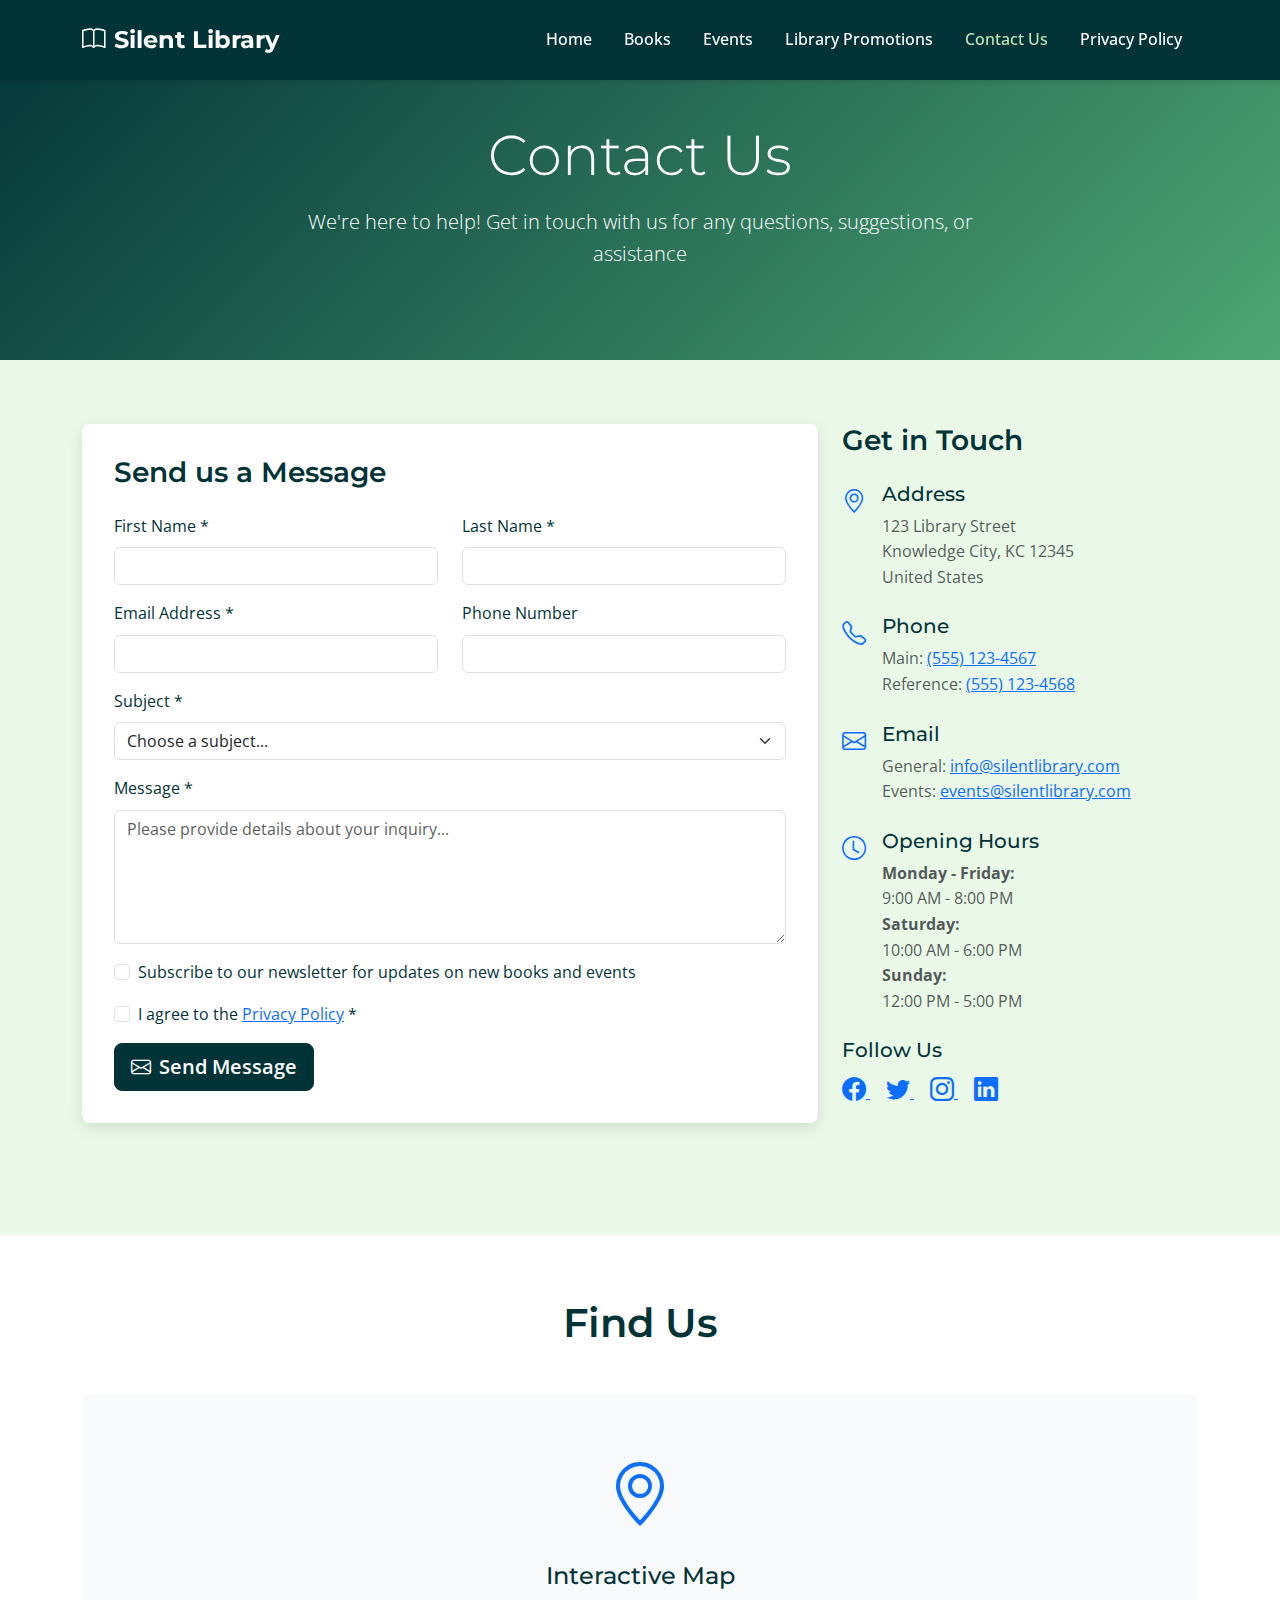
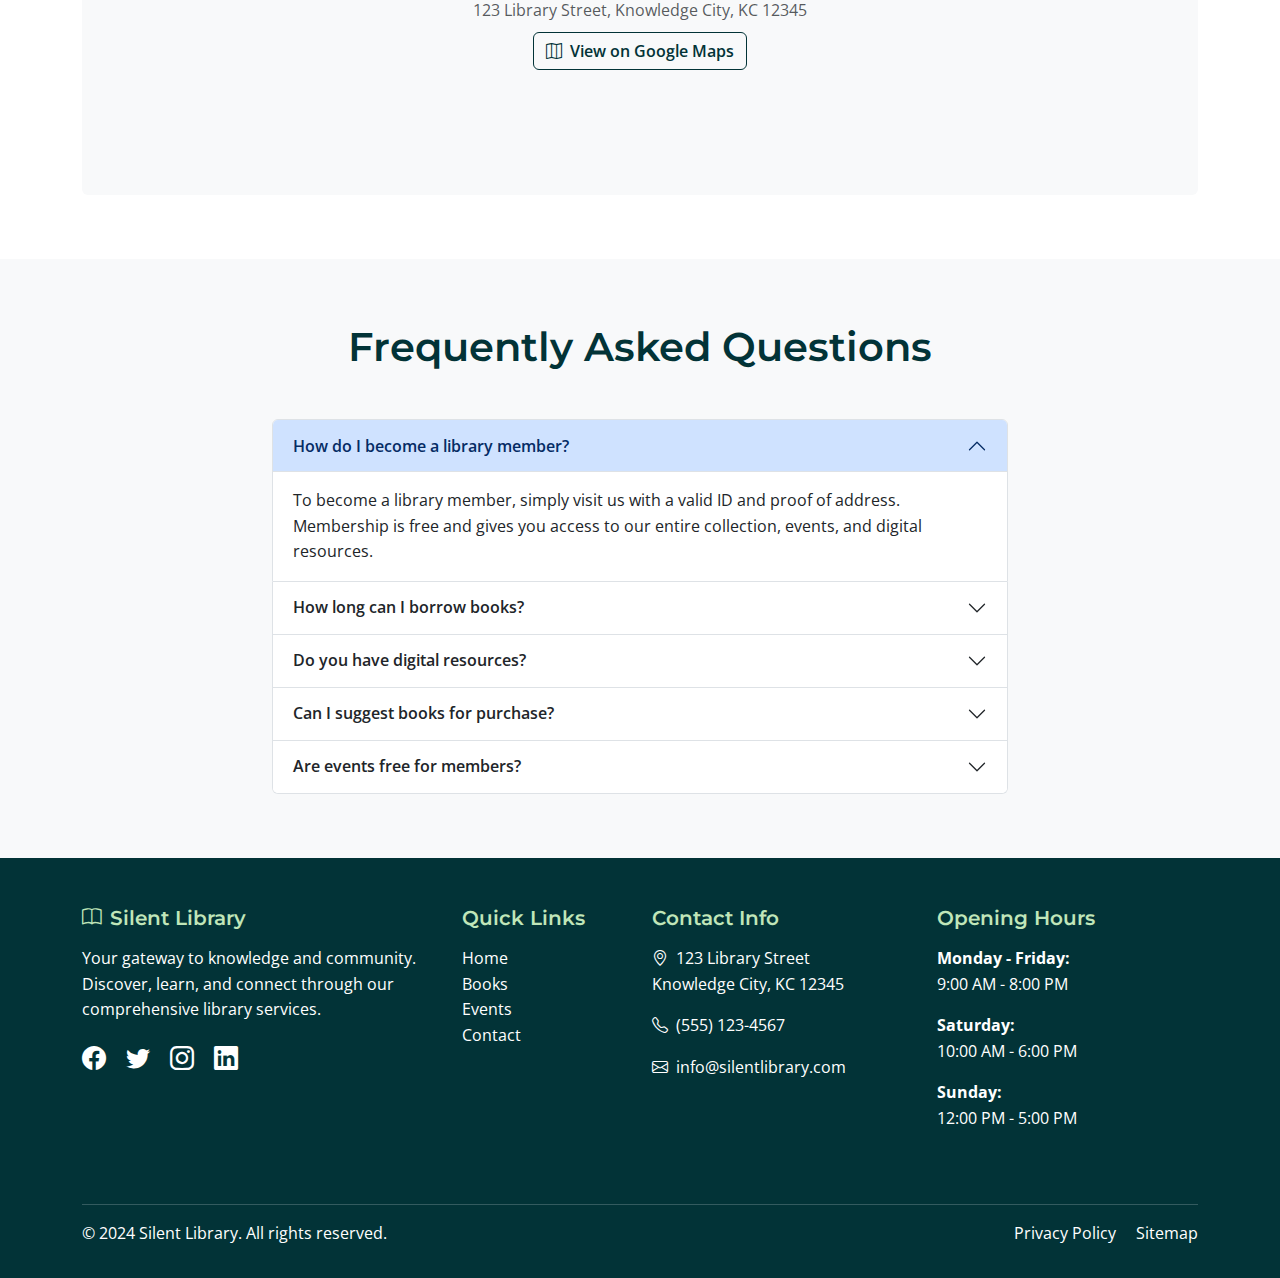
<file: contact.html>
<!DOCTYPE html>
<html lang="en">
  <head>
    <meta charset="UTF-8" />
    <meta name="viewport" content="width=device-width, initial-scale=1.0" />
    <meta
      name="description"
      content="Contact Silent Library. Get in touch with us for inquiries, memberships, or assistance with our services."
    />
    <meta
      name="keywords"
      content="contact Silent Library, library contact, get in touch, library services"
    />
    <title>Contact Us - Silent Library</title>

    <link
      href="https://cdn.jsdelivr.net/npm/bootstrap@5.3.0/dist/css/bootstrap.min.css"
      rel="stylesheet"
    />
    <link
      rel="stylesheet"
      href="https://cdn.jsdelivr.net/npm/bootstrap-icons@1.10.0/font/bootstrap-icons.css"
    />
    <link rel="stylesheet" href="css/style.css" />
  </head>
  <body>
    <nav class="navbar navbar-expand-lg navbar-dark fixed-top">
      <div class="container">
        <a class="navbar-brand" href="index.html">
          <i class="bi bi-book me-2"></i>Silent Library
        </a>

        <button
          class="navbar-toggler"
          type="button"
          data-bs-toggle="collapse"
          data-bs-target="#navbarNav"
          aria-controls="navbarNav"
          aria-expanded="false"
          aria-label="Toggle navigation"
        >
          <span class="navbar-toggler-icon"></span>
        </button>

        <div class="collapse navbar-collapse" id="navbarNav">
          <ul class="navbar-nav ms-auto">
            <li class="nav-item">
              <a class="nav-link" href="index.html">Home</a>
            </li>
            <li class="nav-item">
              <a class="nav-link" href="books.html">Books</a>
            </li>
            <li class="nav-item">
              <a class="nav-link" href="events.html">Events</a>
            </li>
            <li class="nav-item">
              <a class="nav-link" href="index.html#promotions"
                >Library Promotions</a
              >
            </li>
            <li class="nav-item">
              <a class="nav-link active" href="contact.html">Contact Us</a>
            </li>
            <li class="nav-item">
              <a class="nav-link" href="privacy.html">Privacy Policy</a>
            </li>
          </ul>
        </div>
      </div>
    </nav>

    <section
      class="hero-section"
      style="min-height: 40vh; padding: 6rem 0 3rem"
    >
      <div class="container">
        <div class="row justify-content-center text-center">
          <div class="col-lg-8">
            <h1 class="display-4 mb-3">Contact Us</h1>
            <p class="lead">
              We're here to help! Get in touch with us for any questions,
              suggestions, or assistance
            </p>
          </div>
        </div>
      </div>
    </section>

    <section class="contact-section">
      <div class="container">
        <div class="row">
          <div class="col-lg-8 mb-5">
            <div class="contact-form">
              <h3 class="mb-4">Send us a Message</h3>
              <form id="contactForm" novalidate>
                <div class="row">
                  <div class="col-md-6 mb-3">
                    <label for="firstName" class="form-label"
                      >First Name *</label
                    >
                    <input
                      type="text"
                      class="form-control"
                      id="firstName"
                      required
                    />
                    <div class="invalid-feedback">
                      Please provide your first name.
                    </div>
                  </div>
                  <div class="col-md-6 mb-3">
                    <label for="lastName" class="form-label">Last Name *</label>
                    <input
                      type="text"
                      class="form-control"
                      id="lastName"
                      required
                    />
                    <div class="invalid-feedback">
                      Please provide your last name.
                    </div>
                  </div>
                </div>

                <div class="row">
                  <div class="col-md-6 mb-3">
                    <label for="email" class="form-label"
                      >Email Address *</label
                    >
                    <input
                      type="email"
                      class="form-control"
                      id="email"
                      required
                    />
                    <div class="invalid-feedback">
                      Please provide a valid email address.
                    </div>
                  </div>
                  <div class="col-md-6 mb-3">
                    <label for="phone" class="form-label">Phone Number</label>
                    <input type="tel" class="form-control" id="phone" />
                  </div>
                </div>

                <div class="mb-3">
                  <label for="subject" class="form-label">Subject *</label>
                  <select class="form-select" id="subject" required>
                    <option value="">Choose a subject...</option>
                    <option value="general">General Inquiry</option>
                    <option value="membership">Membership Information</option>
                    <option value="event">Event Registration</option>
                    <option value="book">Book Request/Suggestion</option>
                    <option value="technical">Technical Support</option>
                    <option value="feedback">Feedback/Complaint</option>
                    <option value="other">Other</option>
                  </select>
                  <div class="invalid-feedback">Please select a subject.</div>
                </div>

                <div class="mb-3">
                  <label for="message" class="form-label">Message *</label>
                  <textarea
                    class="form-control"
                    id="message"
                    rows="5"
                    required
                    placeholder="Please provide details about your inquiry..."
                  ></textarea>
                  <div class="invalid-feedback">
                    Please provide your message.
                  </div>
                </div>

                <div class="mb-3 form-check">
                  <input
                    type="checkbox"
                    class="form-check-input"
                    id="newsletter"
                  />
                  <label class="form-check-label" for="newsletter">
                    Subscribe to our newsletter for updates on new books and
                    events
                  </label>
                </div>

                <div class="mb-3 form-check">
                  <input
                    type="checkbox"
                    class="form-check-input"
                    id="privacy"
                    required
                  />
                  <label class="form-check-label" for="privacy">
                    I agree to the
                    <a href="privacy.html" target="_blank">Privacy Policy</a> *
                  </label>
                  <div class="invalid-feedback">
                    You must agree to the privacy policy.
                  </div>
                </div>

                <button type="submit" class="btn btn-primary btn-lg">
                  <i class="bi bi-envelope me-2"></i>Send Message
                </button>
              </form>

              <div
                id="successMessage"
                class="alert alert-success mt-3"
                style="display: none"
              >
                <i class="bi bi-check-circle me-2"></i>
                Thank you for your message! We'll get back to you within 24
                hours.
              </div>
            </div>
          </div>

          <div class="col-lg-4 mb-5">
            <div class="contact-info">
              <h3 class="mb-4">Get in Touch</h3>

              <div class="contact-item mb-4">
                <div class="d-flex align-items-start">
                  <i
                    class="bi bi-geo-alt text-primary me-3"
                    style="font-size: 1.5rem"
                  ></i>
                  <div>
                    <h5>Address</h5>
                    <p class="text-muted mb-0">
                      123 Library Street<br />
                      Knowledge City, KC 12345<br />
                      United States
                    </p>
                  </div>
                </div>
              </div>

              <div class="contact-item mb-4">
                <div class="d-flex align-items-start">
                  <i
                    class="bi bi-telephone text-primary me-3"
                    style="font-size: 1.5rem"
                  ></i>
                  <div>
                    <h5>Phone</h5>
                    <p class="text-muted mb-0">
                      Main: <a href="tel:+15551234567">(555) 123-4567</a><br />
                      Reference: <a href="tel:+15551234568">(555) 123-4568</a>
                    </p>
                  </div>
                </div>
              </div>

              <div class="contact-item mb-4">
                <div class="d-flex align-items-start">
                  <i
                    class="bi bi-envelope text-primary me-3"
                    style="font-size: 1.5rem"
                  ></i>
                  <div>
                    <h5>Email</h5>
                    <p class="text-muted mb-0">
                      General:
                      <a href="mailto:info@silentlibrary.com"
                        >info@silentlibrary.com</a
                      ><br />
                      Events:
                      <a href="mailto:events@silentlibrary.com"
                        >events@silentlibrary.com</a
                      >
                    </p>
                  </div>
                </div>
              </div>

              <div class="contact-item mb-4">
                <div class="d-flex align-items-start">
                  <i
                    class="bi bi-clock text-primary me-3"
                    style="font-size: 1.5rem"
                  ></i>
                  <div>
                    <h5>Opening Hours</h5>
                    <p class="text-muted mb-0">
                      <strong>Monday - Friday:</strong><br />9:00 AM - 8:00
                      PM<br />
                      <strong>Saturday:</strong><br />10:00 AM - 6:00 PM<br />
                      <strong>Sunday:</strong><br />12:00 PM - 5:00 PM
                    </p>
                  </div>
                </div>
              </div>

              <div class="contact-item">
                <h5>Follow Us</h5>
                <div class="social-links">
                  <a href="#" class="me-3 text-primary" aria-label="Facebook">
                    <i class="bi bi-facebook" style="font-size: 1.5rem"></i>
                  </a>
                  <a href="#" class="me-3 text-primary" aria-label="Twitter">
                    <i class="bi bi-twitter" style="font-size: 1.5rem"></i>
                  </a>
                  <a href="#" class="me-3 text-primary" aria-label="Instagram">
                    <i class="bi bi-instagram" style="font-size: 1.5rem"></i>
                  </a>
                  <a href="#" class="text-primary" aria-label="LinkedIn">
                    <i class="bi bi-linkedin" style="font-size: 1.5rem"></i>
                  </a>
                </div>
              </div>
            </div>
          </div>
        </div>
      </div>
    </section>

    <section class="section">
      <div class="container">
        <div class="row">
          <div class="col-12">
            <h3 class="section-title">Find Us</h3>
            <div class="map-container">
              <div
                class="bg-light text-center py-5 rounded"
                style="min-height: 400px"
              >
                <div
                  class="d-flex align-items-center justify-content-center h-100"
                >
                  <div>
                    <i
                      class="bi bi-geo-alt text-primary"
                      style="font-size: 4rem"
                    ></i>
                    <h4 class="mt-3">Interactive Map</h4>
                    <p class="text-muted">
                      123 Library Street, Knowledge City, KC 12345<br />
                      <a
                        href="https://maps.google.com"
                        target="_blank"
                        class="btn btn-outline-primary mt-2"
                      >
                        <i class="bi bi-map me-2"></i>View on Google Maps
                      </a>
                    </p>
                  </div>
                </div>
              </div>
            </div>
          </div>
        </div>
      </div>
    </section>

    <section class="section bg-light">
      <div class="container">
        <div class="row">
          <div class="col-lg-8 mx-auto">
            <h3 class="section-title">Frequently Asked Questions</h3>

            <div class="accordion" id="faqAccordion">
              <div class="accordion-item">
                <h2 class="accordion-header" id="faq1">
                  <button
                    class="accordion-button"
                    type="button"
                    data-bs-toggle="collapse"
                    data-bs-target="#collapse1"
                    aria-expanded="true"
                    aria-controls="collapse1"
                  >
                    How do I become a library member?
                  </button>
                </h2>
                <div
                  id="collapse1"
                  class="accordion-collapse collapse show"
                  aria-labelledby="faq1"
                  data-bs-parent="#faqAccordion"
                >
                  <div class="accordion-body">
                    To become a library member, simply visit us with a valid ID
                    and proof of address. Membership is free and gives you
                    access to our entire collection, events, and digital
                    resources.
                  </div>
                </div>
              </div>

              <div class="accordion-item">
                <h2 class="accordion-header" id="faq2">
                  <button
                    class="accordion-button collapsed"
                    type="button"
                    data-bs-toggle="collapse"
                    data-bs-target="#collapse2"
                    aria-expanded="false"
                    aria-controls="collapse2"
                  >
                    How long can I borrow books?
                  </button>
                </h2>
                <div
                  id="collapse2"
                  class="accordion-collapse collapse"
                  aria-labelledby="faq2"
                  data-bs-parent="#faqAccordion"
                >
                  <div class="accordion-body">
                    Books can be borrowed for 3 weeks and renewed twice if no
                    one else has reserved them. DVDs and audiobooks have a
                    1-week loan period.
                  </div>
                </div>
              </div>

              <div class="accordion-item">
                <h2 class="accordion-header" id="faq3">
                  <button
                    class="accordion-button collapsed"
                    type="button"
                    data-bs-toggle="collapse"
                    data-bs-target="#collapse3"
                    aria-expanded="false"
                    aria-controls="collapse3"
                  >
                    Do you have digital resources?
                  </button>
                </h2>
                <div
                  id="collapse3"
                  class="accordion-collapse collapse"
                  aria-labelledby="faq3"
                  data-bs-parent="#faqAccordion"
                >
                  <div class="accordion-body">
                    Yes! We offer e-books, digital audiobooks, online databases,
                    and free Wi-Fi. Members can access digital resources 24/7
                    with their library card.
                  </div>
                </div>
              </div>

              <div class="accordion-item">
                <h2 class="accordion-header" id="faq4">
                  <button
                    class="accordion-button collapsed"
                    type="button"
                    data-bs-toggle="collapse"
                    data-bs-target="#collapse4"
                    aria-expanded="false"
                    aria-controls="collapse4"
                  >
                    Can I suggest books for purchase?
                  </button>
                </h2>
                <div
                  id="collapse4"
                  class="accordion-collapse collapse"
                  aria-labelledby="faq4"
                  data-bs-parent="#faqAccordion"
                >
                  <div class="accordion-body">
                    Absolutely! We welcome book suggestions from our community.
                    You can submit requests through our contact form or speak
                    with any librarian during your visit.
                  </div>
                </div>
              </div>

              <div class="accordion-item">
                <h2 class="accordion-header" id="faq5">
                  <button
                    class="accordion-button collapsed"
                    type="button"
                    data-bs-toggle="collapse"
                    data-bs-target="#collapse5"
                    aria-expanded="false"
                    aria-controls="collapse5"
                  >
                    Are events free for members?
                  </button>
                </h2>
                <div
                  id="collapse5"
                  class="accordion-collapse collapse"
                  aria-labelledby="faq5"
                  data-bs-parent="#faqAccordion"
                >
                  <div class="accordion-body">
                    Yes, all our events including book clubs, author readings,
                    and workshops are completely free for library members. Some
                    events may require advance registration due to limited
                    space.
                  </div>
                </div>
              </div>
            </div>
          </div>
        </div>
      </div>
    </section>

    <footer class="footer">
      <div class="container">
        <div class="row">
          <div class="col-lg-4 col-md-6 mb-4">
            <h5><i class="bi bi-book me-2"></i>Silent Library</h5>
            <p>
              Your gateway to knowledge and community. Discover, learn, and
              connect through our comprehensive library services.
            </p>
            <div class="social-links mt-3">
              <a href="#" class="me-3" aria-label="Facebook"
                ><i class="bi bi-facebook" style="font-size: 1.5rem"></i
              ></a>
              <a href="#" class="me-3" aria-label="Twitter"
                ><i class="bi bi-twitter" style="font-size: 1.5rem"></i
              ></a>
              <a href="#" class="me-3" aria-label="Instagram"
                ><i class="bi bi-instagram" style="font-size: 1.5rem"></i
              ></a>
              <a href="#" aria-label="LinkedIn"
                ><i class="bi bi-linkedin" style="font-size: 1.5rem"></i
              ></a>
            </div>
          </div>

          <div class="col-lg-2 col-md-6 mb-4">
            <h5>Quick Links</h5>
            <ul class="list-unstyled">
              <li><a href="index.html">Home</a></li>
              <li><a href="books.html">Books</a></li>
              <li><a href="events.html">Events</a></li>
              <li><a href="contact.html">Contact</a></li>
            </ul>
          </div>

          <div class="col-lg-3 col-md-6 mb-4">
            <h5>Contact Info</h5>
            <p>
              <i class="bi bi-geo-alt me-2"></i>123 Library Street<br />Knowledge
              City, KC 12345
            </p>
            <p><i class="bi bi-telephone me-2"></i>(555) 123-4567</p>
            <p><i class="bi bi-envelope me-2"></i>info@silentlibrary.com</p>
          </div>

          <div class="col-lg-3 col-md-6 mb-4">
            <h5>Opening Hours</h5>
            <p><strong>Monday - Friday:</strong><br />9:00 AM - 8:00 PM</p>
            <p><strong>Saturday:</strong><br />10:00 AM - 6:00 PM</p>
            <p><strong>Sunday:</strong><br />12:00 PM - 5:00 PM</p>
          </div>
        </div>

        <div class="footer-bottom">
          <div class="row">
            <div class="col-md-6">
              <p>&copy; 2024 Silent Library. All rights reserved.</p>
            </div>
            <div class="col-md-6 text-md-end">
              <a href="privacy.html" class="me-3">Privacy Policy</a>
              <a href="sitemap.html">Sitemap</a>
            </div>
          </div>
        </div>
      </div>
    </footer>

    <script src="https://code.jquery.com/jquery-3.6.0.min.js"></script>
    <script src="https://cdn.jsdelivr.net/npm/bootstrap@5.3.0/dist/js/bootstrap.bundle.min.js"></script>
    <script src="js/script.js"></script>
  </body>
</html>
</file>
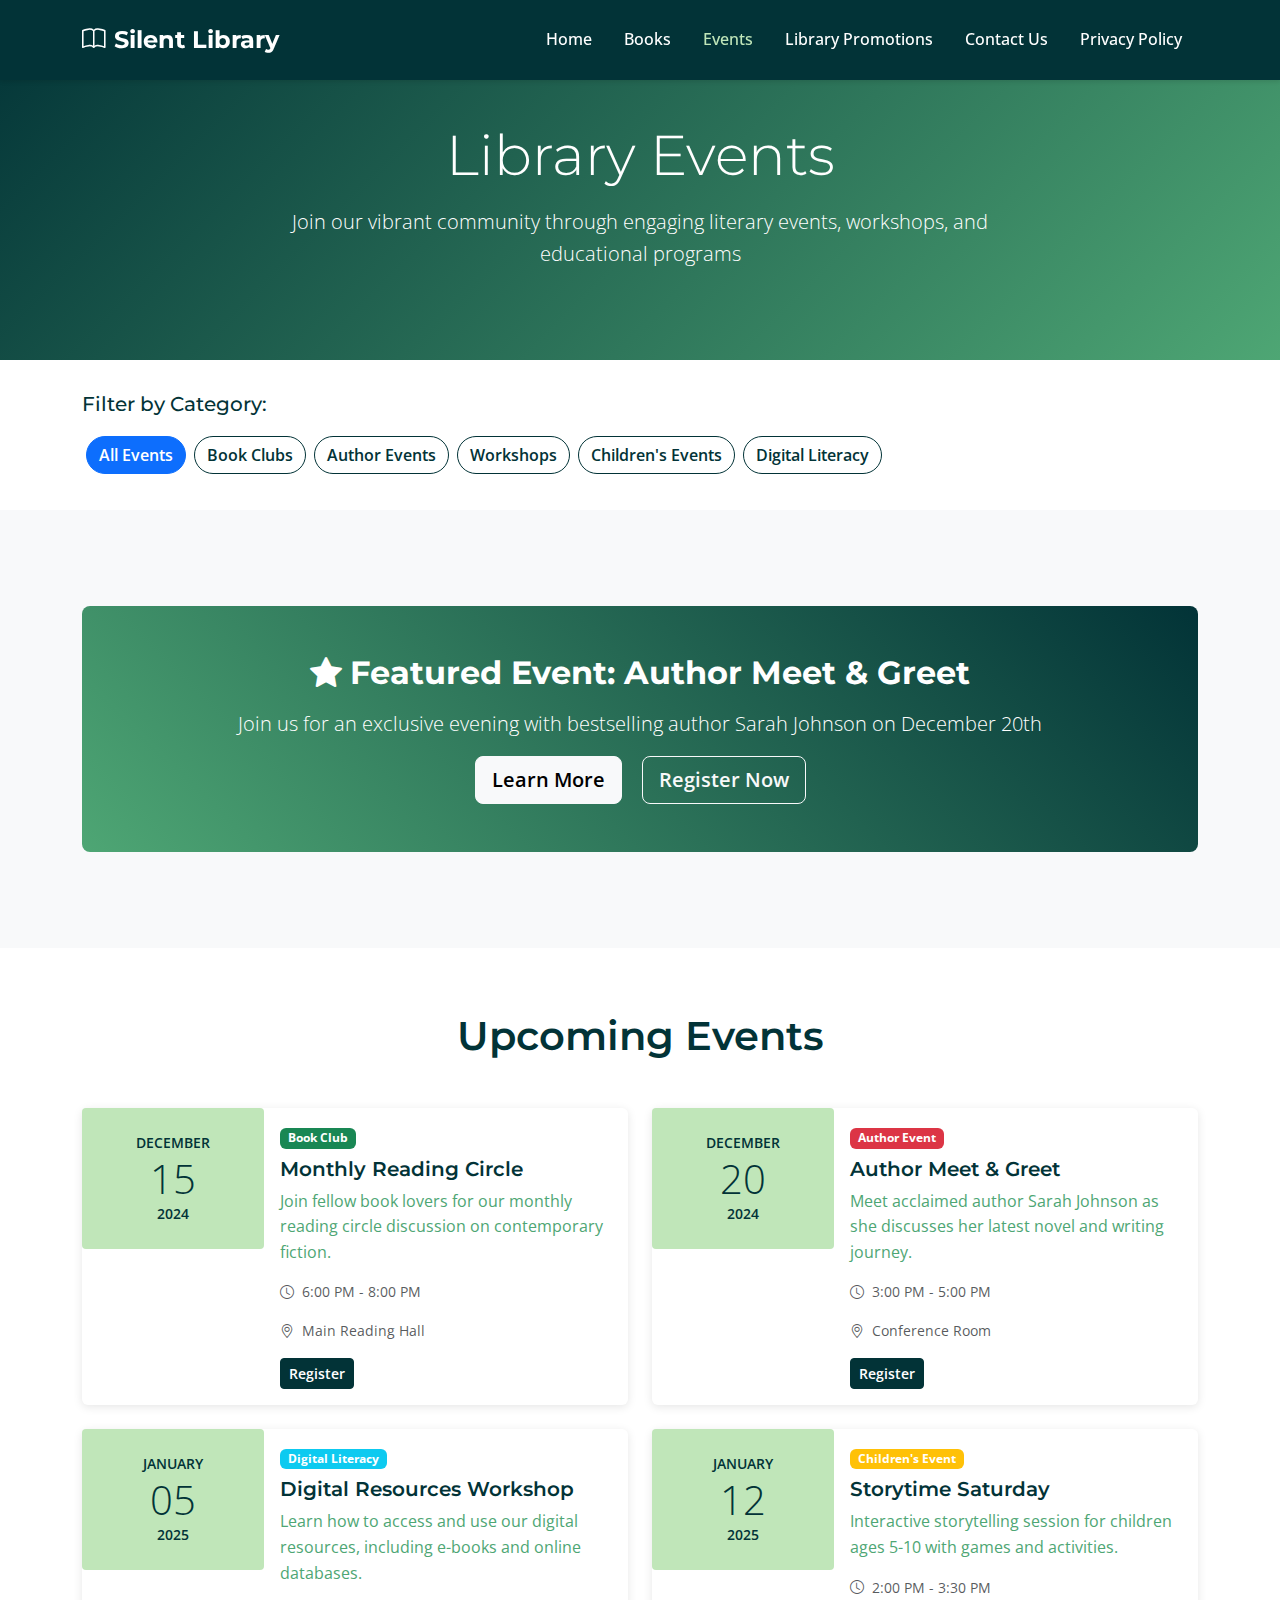
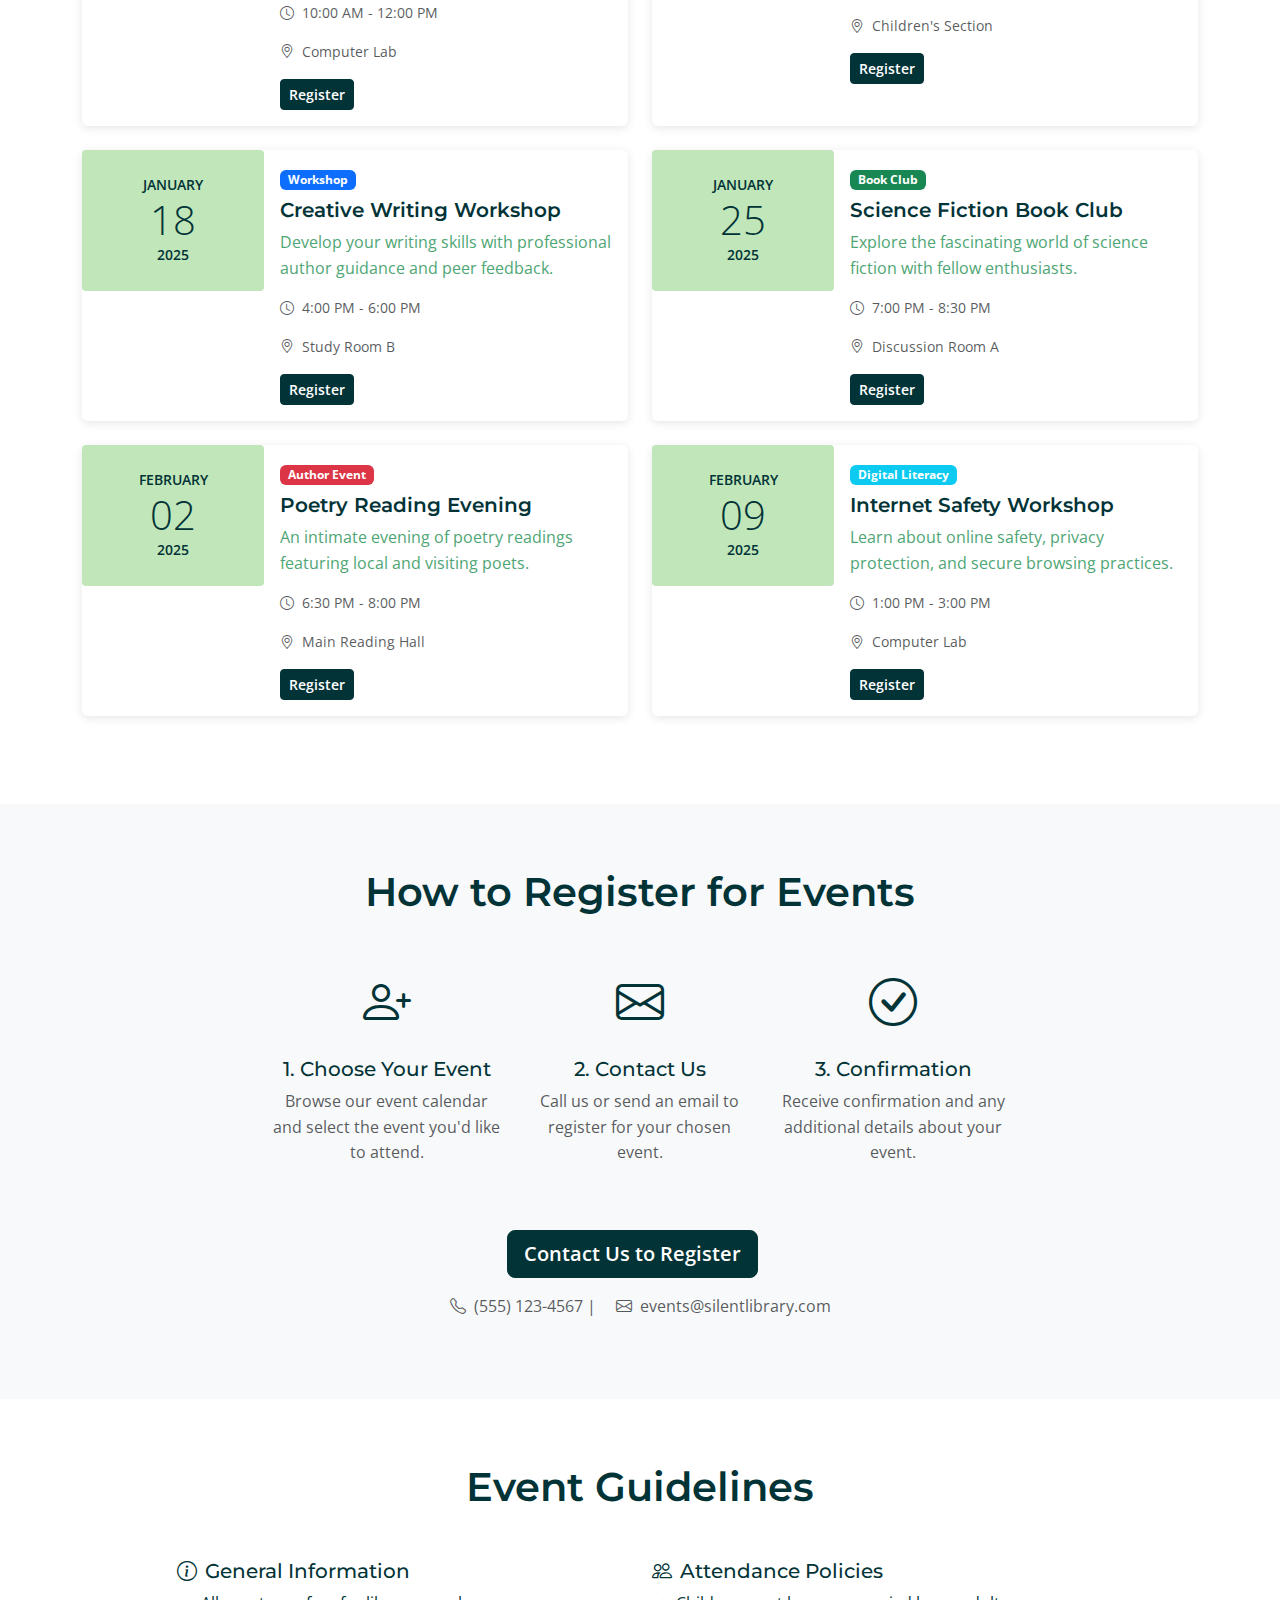
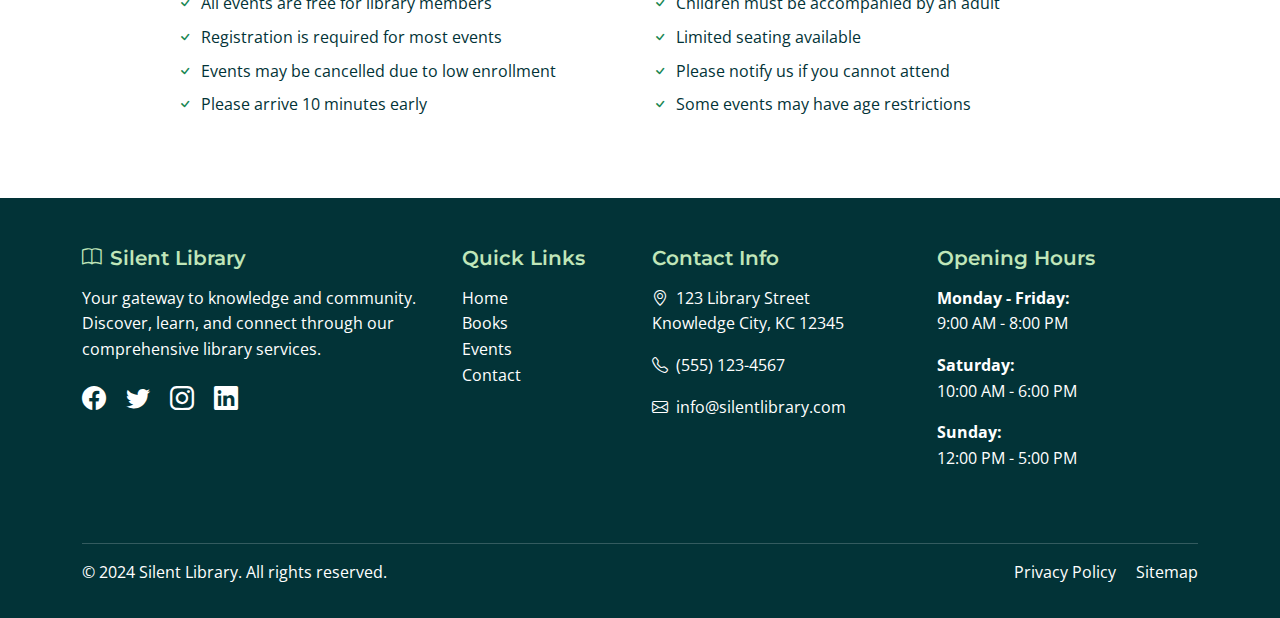
<file: events.html>
<!DOCTYPE html>
<html lang="en">
  <head>
    <meta charset="UTF-8" />
    <meta name="viewport" content="width=device-width, initial-scale=1.0" />
    <meta
      name="description"
      content="Discover upcoming events at Silent Library. Join our book clubs, author readings, and educational workshops."
    />
    <meta
      name="keywords"
      content="library events, book clubs, author readings, workshops, Silent Library"
    />
    <title>Events - Silent Library</title>

    <link
      href="https://cdn.jsdelivr.net/npm/bootstrap@5.3.0/dist/css/bootstrap.min.css"
      rel="stylesheet"
    />
    <link
      rel="stylesheet"
      href="https://cdn.jsdelivr.net/npm/bootstrap-icons@1.10.0/font/bootstrap-icons.css"
    />
    <link rel="stylesheet" href="css/style.css" />
  </head>
  <body>
    <nav class="navbar navbar-expand-lg navbar-dark fixed-top">
      <div class="container">
        <a class="navbar-brand" href="index.html">
          <i class="bi bi-book me-2"></i>Silent Library
        </a>

        <button
          class="navbar-toggler"
          type="button"
          data-bs-toggle="collapse"
          data-bs-target="#navbarNav"
          aria-controls="navbarNav"
          aria-expanded="false"
          aria-label="Toggle navigation"
        >
          <span class="navbar-toggler-icon"></span>
        </button>

        <div class="collapse navbar-collapse" id="navbarNav">
          <ul class="navbar-nav ms-auto">
            <li class="nav-item">
              <a class="nav-link" href="index.html">Home</a>
            </li>
            <li class="nav-item">
              <a class="nav-link" href="books.html">Books</a>
            </li>
            <li class="nav-item">
              <a class="nav-link active" href="events.html">Events</a>
            </li>
            <li class="nav-item">
              <a class="nav-link" href="index.html#promotions"
                >Library Promotions</a
              >
            </li>
            <li class="nav-item">
              <a class="nav-link" href="contact.html">Contact Us</a>
            </li>
            <li class="nav-item">
              <a class="nav-link" href="privacy.html">Privacy Policy</a>
            </li>
          </ul>
        </div>
      </div>
    </nav>

    <section
      class="hero-section"
      style="min-height: 40vh; padding: 6rem 0 3rem"
    >
      <div class="container">
        <div class="row justify-content-center text-center">
          <div class="col-lg-8">
            <h1 class="display-4 mb-3">Library Events</h1>
            <p class="lead">
              Join our vibrant community through engaging literary events,
              workshops, and educational programs
            </p>
          </div>
        </div>
      </div>
    </section>

    <section class="filter-section">
      <div class="container">
        <div class="row">
          <div class="col-12">
            <h5 class="mb-3">Filter by Category:</h5>
            <div class="d-flex flex-wrap">
              <button
                class="btn btn-outline-primary filter-btn active"
                data-filter="all"
              >
                All Events
              </button>
              <button
                class="btn btn-outline-primary filter-btn"
                data-filter="book-club"
              >
                Book Clubs
              </button>
              <button
                class="btn btn-outline-primary filter-btn"
                data-filter="author-event"
              >
                Author Events
              </button>
              <button
                class="btn btn-outline-primary filter-btn"
                data-filter="workshop"
              >
                Workshops
              </button>
              <button
                class="btn btn-outline-primary filter-btn"
                data-filter="children"
              >
                Children's Events
              </button>
              <button
                class="btn btn-outline-primary filter-btn"
                data-filter="digital"
              >
                Digital Literacy
              </button>
            </div>
          </div>
        </div>
      </div>
    </section>

    <section class="section bg-light">
      <div class="container">
        <div class="promotion-banner">
          <div class="container">
            <h3>
              <i class="bi bi-star-fill me-2"></i>Featured Event: Author Meet &
              Greet
            </h3>
            <p class="lead">
              Join us for an exclusive evening with bestselling author Sarah
              Johnson on December 20th
            </p>
            <a href="#event-2" class="btn btn-light btn-lg me-3">Learn More</a>
            <a href="contact.html" class="btn btn-outline-light btn-lg"
              >Register Now</a
            >
          </div>
        </div>
      </div>
    </section>

    <section class="section">
      <div class="container">
        <h2 class="section-title">Upcoming Events</h2>

        <div class="row" id="eventsGrid">
          <div
            class="col-lg-6 col-md-6 mb-4 event-item"
            data-category="book-club"
          >
            <div class="card event-card h-100">
              <div class="row g-0">
                <div class="col-md-4">
                  <div class="event-date text-center py-4">
                    <small class="d-block">DECEMBER</small>
                    <strong class="d-block display-6">15</strong>
                    <small class="d-block">2024</small>
                  </div>
                </div>
                <div class="col-md-8">
                  <div class="card-body">
                    <span class="badge bg-success mb-2">Book Club</span>
                    <h5 class="card-title">Monthly Reading Circle</h5>
                    <p class="card-text">
                      Join fellow book lovers for our monthly reading circle
                      discussion on contemporary fiction.
                    </p>
                    <p class="text-muted small">
                      <i class="bi bi-clock me-2"></i>6:00 PM - 8:00 PM
                    </p>
                    <p class="text-muted small">
                      <i class="bi bi-geo-alt me-2"></i>Main Reading Hall
                    </p>
                    <a href="#" class="btn btn-primary btn-sm">Register</a>
                  </div>
                </div>
              </div>
            </div>
          </div>

          <div
            class="col-lg-6 col-md-6 mb-4 event-item"
            data-category="author-event"
            id="event-2"
          >
            <div class="card event-card h-100">
              <div class="row g-0">
                <div class="col-md-4">
                  <div class="event-date text-center py-4">
                    <small class="d-block">DECEMBER</small>
                    <strong class="d-block display-6">20</strong>
                    <small class="d-block">2024</small>
                  </div>
                </div>
                <div class="col-md-8">
                  <div class="card-body">
                    <span class="badge bg-danger mb-2">Author Event</span>
                    <h5 class="card-title">Author Meet & Greet</h5>
                    <p class="card-text">
                      Meet acclaimed author Sarah Johnson as she discusses her
                      latest novel and writing journey.
                    </p>
                    <p class="text-muted small">
                      <i class="bi bi-clock me-2"></i>3:00 PM - 5:00 PM
                    </p>
                    <p class="text-muted small">
                      <i class="bi bi-geo-alt me-2"></i>Conference Room
                    </p>
                    <a href="#" class="btn btn-primary btn-sm">Register</a>
                  </div>
                </div>
              </div>
            </div>
          </div>

          <div
            class="col-lg-6 col-md-6 mb-4 event-item"
            data-category="digital workshop"
          >
            <div class="card event-card h-100">
              <div class="row g-0">
                <div class="col-md-4">
                  <div class="event-date text-center py-4">
                    <small class="d-block">JANUARY</small>
                    <strong class="d-block display-6">05</strong>
                    <small class="d-block">2025</small>
                  </div>
                </div>
                <div class="col-md-8">
                  <div class="card-body">
                    <span class="badge bg-info mb-2">Digital Literacy</span>
                    <h5 class="card-title">Digital Resources Workshop</h5>
                    <p class="card-text">
                      Learn how to access and use our digital resources,
                      including e-books and online databases.
                    </p>
                    <p class="text-muted small">
                      <i class="bi bi-clock me-2"></i>10:00 AM - 12:00 PM
                    </p>
                    <p class="text-muted small">
                      <i class="bi bi-geo-alt me-2"></i>Computer Lab
                    </p>
                    <a href="#" class="btn btn-primary btn-sm">Register</a>
                  </div>
                </div>
              </div>
            </div>
          </div>

          <div
            class="col-lg-6 col-md-6 mb-4 event-item"
            data-category="children"
          >
            <div class="card event-card h-100">
              <div class="row g-0">
                <div class="col-md-4">
                  <div class="event-date text-center py-4">
                    <small class="d-block">JANUARY</small>
                    <strong class="d-block display-6">12</strong>
                    <small class="d-block">2025</small>
                  </div>
                </div>
                <div class="col-md-8">
                  <div class="card-body">
                    <span class="badge bg-warning mb-2">Children's Event</span>
                    <h5 class="card-title">Storytime Saturday</h5>
                    <p class="card-text">
                      Interactive storytelling session for children ages 5-10
                      with games and activities.
                    </p>
                    <p class="text-muted small">
                      <i class="bi bi-clock me-2"></i>2:00 PM - 3:30 PM
                    </p>
                    <p class="text-muted small">
                      <i class="bi bi-geo-alt me-2"></i>Children's Section
                    </p>
                    <a href="#" class="btn btn-primary btn-sm">Register</a>
                  </div>
                </div>
              </div>
            </div>
          </div>

          <div
            class="col-lg-6 col-md-6 mb-4 event-item"
            data-category="workshop"
          >
            <div class="card event-card h-100">
              <div class="row g-0">
                <div class="col-md-4">
                  <div class="event-date text-center py-4">
                    <small class="d-block">JANUARY</small>
                    <strong class="d-block display-6">18</strong>
                    <small class="d-block">2025</small>
                  </div>
                </div>
                <div class="col-md-8">
                  <div class="card-body">
                    <span class="badge bg-primary mb-2">Workshop</span>
                    <h5 class="card-title">Creative Writing Workshop</h5>
                    <p class="card-text">
                      Develop your writing skills with professional author
                      guidance and peer feedback.
                    </p>
                    <p class="text-muted small">
                      <i class="bi bi-clock me-2"></i>4:00 PM - 6:00 PM
                    </p>
                    <p class="text-muted small">
                      <i class="bi bi-geo-alt me-2"></i>Study Room B
                    </p>
                    <a href="#" class="btn btn-primary btn-sm">Register</a>
                  </div>
                </div>
              </div>
            </div>
          </div>

          <div
            class="col-lg-6 col-md-6 mb-4 event-item"
            data-category="book-club"
          >
            <div class="card event-card h-100">
              <div class="row g-0">
                <div class="col-md-4">
                  <div class="event-date text-center py-4">
                    <small class="d-block">JANUARY</small>
                    <strong class="d-block display-6">25</strong>
                    <small class="d-block">2025</small>
                  </div>
                </div>
                <div class="col-md-8">
                  <div class="card-body">
                    <span class="badge bg-success mb-2">Book Club</span>
                    <h5 class="card-title">Science Fiction Book Club</h5>
                    <p class="card-text">
                      Explore the fascinating world of science fiction with
                      fellow enthusiasts.
                    </p>
                    <p class="text-muted small">
                      <i class="bi bi-clock me-2"></i>7:00 PM - 8:30 PM
                    </p>
                    <p class="text-muted small">
                      <i class="bi bi-geo-alt me-2"></i>Discussion Room A
                    </p>
                    <a href="#" class="btn btn-primary btn-sm">Register</a>
                  </div>
                </div>
              </div>
            </div>
          </div>

          <div
            class="col-lg-6 col-md-6 mb-4 event-item"
            data-category="author-event"
          >
            <div class="card event-card h-100">
              <div class="row g-0">
                <div class="col-md-4">
                  <div class="event-date text-center py-4">
                    <small class="d-block">FEBRUARY</small>
                    <strong class="d-block display-6">02</strong>
                    <small class="d-block">2025</small>
                  </div>
                </div>
                <div class="col-md-8">
                  <div class="card-body">
                    <span class="badge bg-danger mb-2">Author Event</span>
                    <h5 class="card-title">Poetry Reading Evening</h5>
                    <p class="card-text">
                      An intimate evening of poetry readings featuring local and
                      visiting poets.
                    </p>
                    <p class="text-muted small">
                      <i class="bi bi-clock me-2"></i>6:30 PM - 8:00 PM
                    </p>
                    <p class="text-muted small">
                      <i class="bi bi-geo-alt me-2"></i>Main Reading Hall
                    </p>
                    <a href="#" class="btn btn-primary btn-sm">Register</a>
                  </div>
                </div>
              </div>
            </div>
          </div>

          <div
            class="col-lg-6 col-md-6 mb-4 event-item"
            data-category="digital workshop"
          >
            <div class="card event-card h-100">
              <div class="row g-0">
                <div class="col-md-4">
                  <div class="event-date text-center py-4">
                    <small class="d-block">FEBRUARY</small>
                    <strong class="d-block display-6">09</strong>
                    <small class="d-block">2025</small>
                  </div>
                </div>
                <div class="col-md-8">
                  <div class="card-body">
                    <span class="badge bg-info mb-2">Digital Literacy</span>
                    <h5 class="card-title">Internet Safety Workshop</h5>
                    <p class="card-text">
                      Learn about online safety, privacy protection, and secure
                      browsing practices.
                    </p>
                    <p class="text-muted small">
                      <i class="bi bi-clock me-2"></i>1:00 PM - 3:00 PM
                    </p>
                    <p class="text-muted small">
                      <i class="bi bi-geo-alt me-2"></i>Computer Lab
                    </p>
                    <a href="#" class="btn btn-primary btn-sm">Register</a>
                  </div>
                </div>
              </div>
            </div>
          </div>
        </div>

        <div id="noEvents" class="text-center py-5" style="display: none">
          <i class="bi bi-calendar-x text-muted" style="font-size: 4rem"></i>
          <h4 class="mt-3 text-muted">No events found</h4>
          <p class="text-muted">
            Try selecting a different category or check back later for new
            events.
          </p>
        </div>
      </div>
    </section>

    <section class="section bg-light">
      <div class="container">
        <div class="row">
          <div class="col-lg-8 mx-auto text-center">
            <h3 class="section-title">How to Register for Events</h3>
            <div class="row mt-4">
              <div class="col-md-4 mb-4">
                <i
                  class="bi bi-person-plus text-primary-custom"
                  style="font-size: 3rem"
                ></i>
                <h5 class="mt-3">1. Choose Your Event</h5>
                <p class="text-muted">
                  Browse our event calendar and select the event you'd like to
                  attend.
                </p>
              </div>
              <div class="col-md-4 mb-4">
                <i
                  class="bi bi-envelope text-primary-custom"
                  style="font-size: 3rem"
                ></i>
                <h5 class="mt-3">2. Contact Us</h5>
                <p class="text-muted">
                  Call us or send an email to register for your chosen event.
                </p>
              </div>
              <div class="col-md-4 mb-4">
                <i
                  class="bi bi-check-circle text-primary-custom"
                  style="font-size: 3rem"
                ></i>
                <h5 class="mt-3">3. Confirmation</h5>
                <p class="text-muted">
                  Receive confirmation and any additional details about your
                  event.
                </p>
              </div>
            </div>
            <div class="mt-4">
              <a href="contact.html" class="btn btn-primary btn-lg me-3"
                >Contact Us to Register</a
              >
              <p class="mt-3 text-muted">
                <i class="bi bi-telephone me-2"></i>(555) 123-4567 |
                <i class="bi bi-envelope me-2 ms-3"></i>events@silentlibrary.com
              </p>
            </div>
          </div>
        </div>
      </div>
    </section>

    <section class="section">
      <div class="container">
        <div class="row">
          <div class="col-lg-10 mx-auto">
            <h3 class="section-title">Event Guidelines</h3>
            <div class="row">
              <div class="col-md-6">
                <h5>
                  <i class="bi bi-info-circle text-primary-custom me-2"></i
                  >General Information
                </h5>
                <ul class="list-unstyled">
                  <li class="mb-2">
                    <i class="bi bi-check text-success me-2"></i>All events are
                    free for library members
                  </li>
                  <li class="mb-2">
                    <i class="bi bi-check text-success me-2"></i>Registration is
                    required for most events
                  </li>
                  <li class="mb-2">
                    <i class="bi bi-check text-success me-2"></i>Events may be
                    cancelled due to low enrollment
                  </li>
                  <li class="mb-2">
                    <i class="bi bi-check text-success me-2"></i>Please arrive
                    10 minutes early
                  </li>
                </ul>
              </div>
              <div class="col-md-6">
                <h5>
                  <i class="bi bi-people text-primary-custom me-2"></i
                  >Attendance Policies
                </h5>
                <ul class="list-unstyled">
                  <li class="mb-2">
                    <i class="bi bi-check text-success me-2"></i>Children must
                    be accompanied by an adult
                  </li>
                  <li class="mb-2">
                    <i class="bi bi-check text-success me-2"></i>Limited seating
                    available
                  </li>
                  <li class="mb-2">
                    <i class="bi bi-check text-success me-2"></i>Please notify
                    us if you cannot attend
                  </li>
                  <li class="mb-2">
                    <i class="bi bi-check text-success me-2"></i>Some events may
                    have age restrictions
                  </li>
                </ul>
              </div>
            </div>
          </div>
        </div>
      </div>
    </section>

    <footer class="footer">
      <div class="container">
        <div class="row">
          <div class="col-lg-4 col-md-6 mb-4">
            <h5><i class="bi bi-book me-2"></i>Silent Library</h5>
            <p>
              Your gateway to knowledge and community. Discover, learn, and
              connect through our comprehensive library services.
            </p>
            <div class="social-links mt-3">
              <a href="#" class="me-3" aria-label="Facebook"
                ><i class="bi bi-facebook" style="font-size: 1.5rem"></i
              ></a>
              <a href="#" class="me-3" aria-label="Twitter"
                ><i class="bi bi-twitter" style="font-size: 1.5rem"></i
              ></a>
              <a href="#" class="me-3" aria-label="Instagram"
                ><i class="bi bi-instagram" style="font-size: 1.5rem"></i
              ></a>
              <a href="#" aria-label="LinkedIn"
                ><i class="bi bi-linkedin" style="font-size: 1.5rem"></i
              ></a>
            </div>
          </div>

          <div class="col-lg-2 col-md-6 mb-4">
            <h5>Quick Links</h5>
            <ul class="list-unstyled">
              <li><a href="index.html">Home</a></li>
              <li><a href="books.html">Books</a></li>
              <li><a href="events.html">Events</a></li>
              <li><a href="contact.html">Contact</a></li>
            </ul>
          </div>

          <div class="col-lg-3 col-md-6 mb-4">
            <h5>Contact Info</h5>
            <p>
              <i class="bi bi-geo-alt me-2"></i>123 Library Street<br />Knowledge
              City, KC 12345
            </p>
            <p><i class="bi bi-telephone me-2"></i>(555) 123-4567</p>
            <p><i class="bi bi-envelope me-2"></i>info@silentlibrary.com</p>
          </div>

          <div class="col-lg-3 col-md-6 mb-4">
            <h5>Opening Hours</h5>
            <p><strong>Monday - Friday:</strong><br />9:00 AM - 8:00 PM</p>
            <p><strong>Saturday:</strong><br />10:00 AM - 6:00 PM</p>
            <p><strong>Sunday:</strong><br />12:00 PM - 5:00 PM</p>
          </div>
        </div>

        <div class="footer-bottom">
          <div class="row">
            <div class="col-md-6">
              <p>&copy; 2024 Silent Library. All rights reserved.</p>
            </div>
            <div class="col-md-6 text-md-end">
              <a href="privacy.html" class="me-3">Privacy Policy</a>
              <a href="sitemap.html">Sitemap</a>
            </div>
          </div>
        </div>
      </div>
    </footer>

    <script src="https://cdn.jsdelivr.net/npm/jquery@3.7.1/dist/jquery.min.js"></script>
    <script src="https://cdn.jsdelivr.net/npm/bootstrap@5.3.0/dist/js/bootstrap.bundle.min.js"></script>
    <script src="js/script.js"></script>
  </body>
</html>
</file>
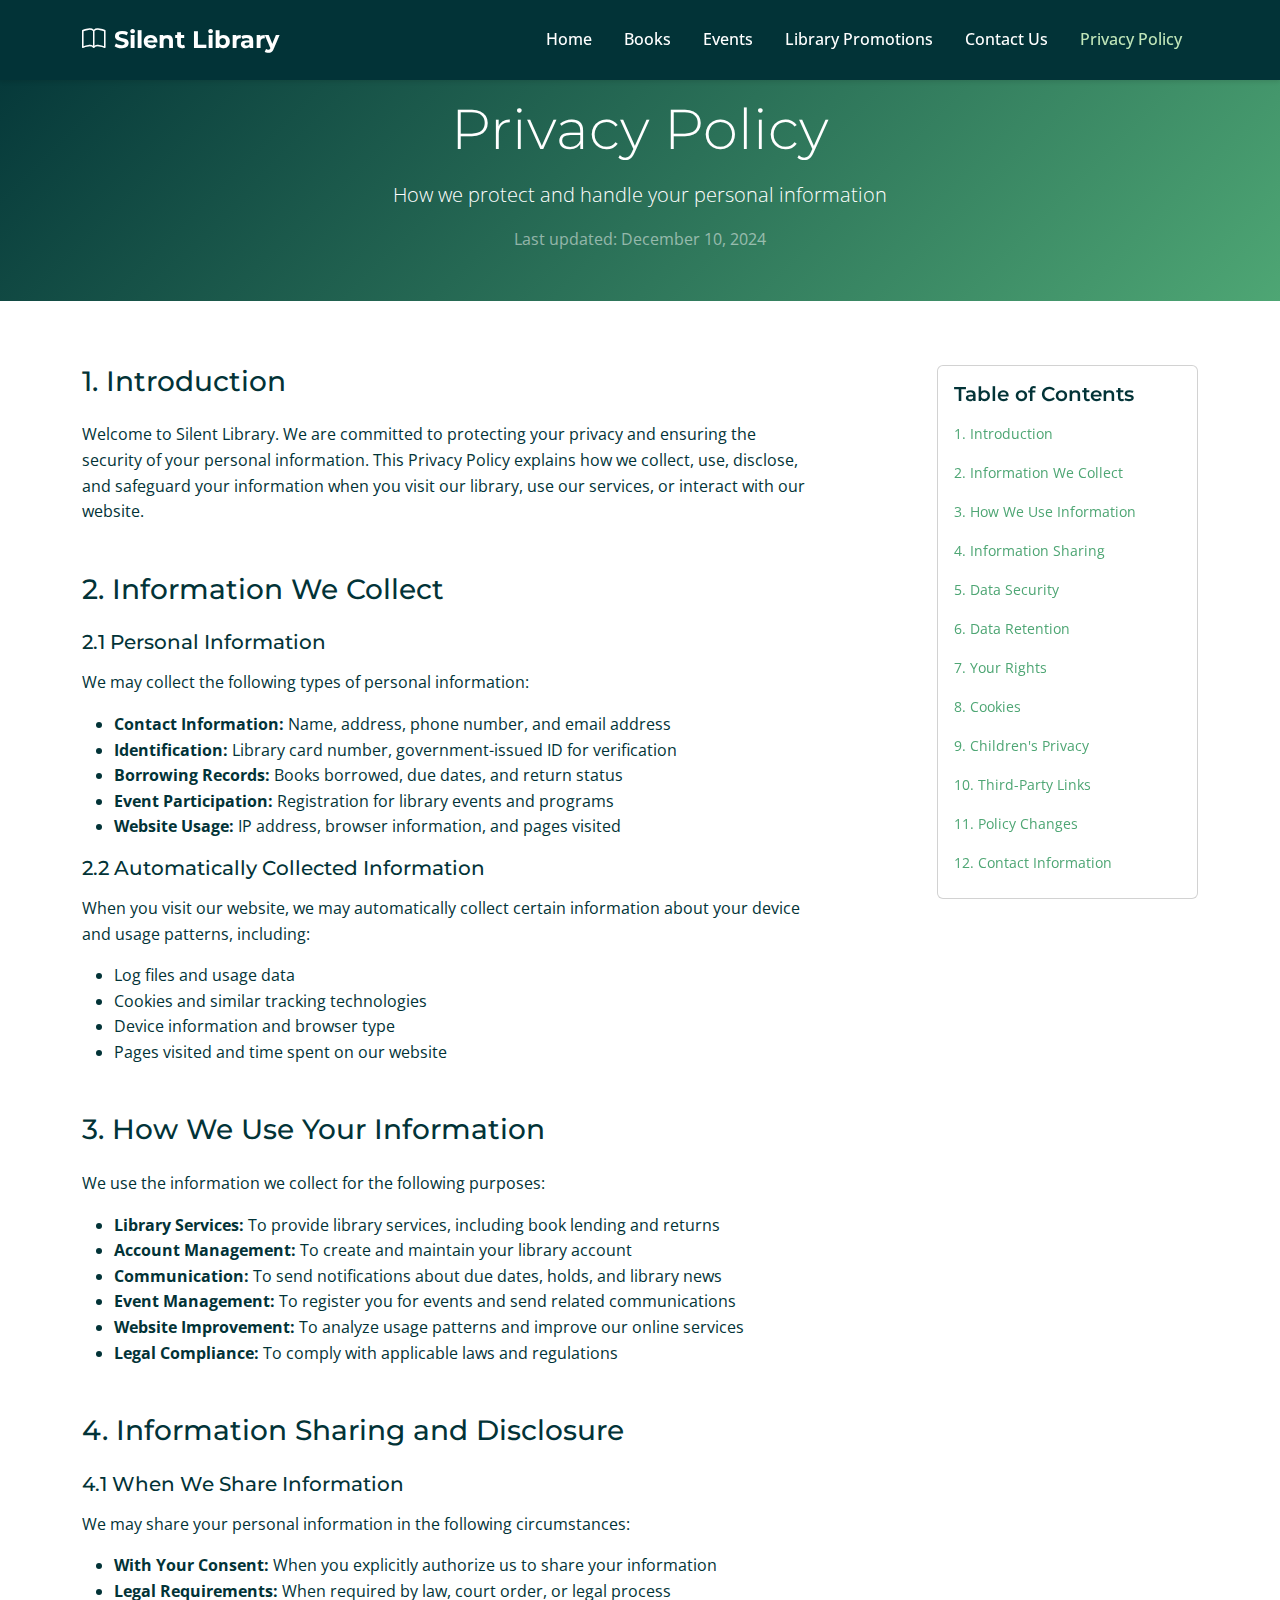
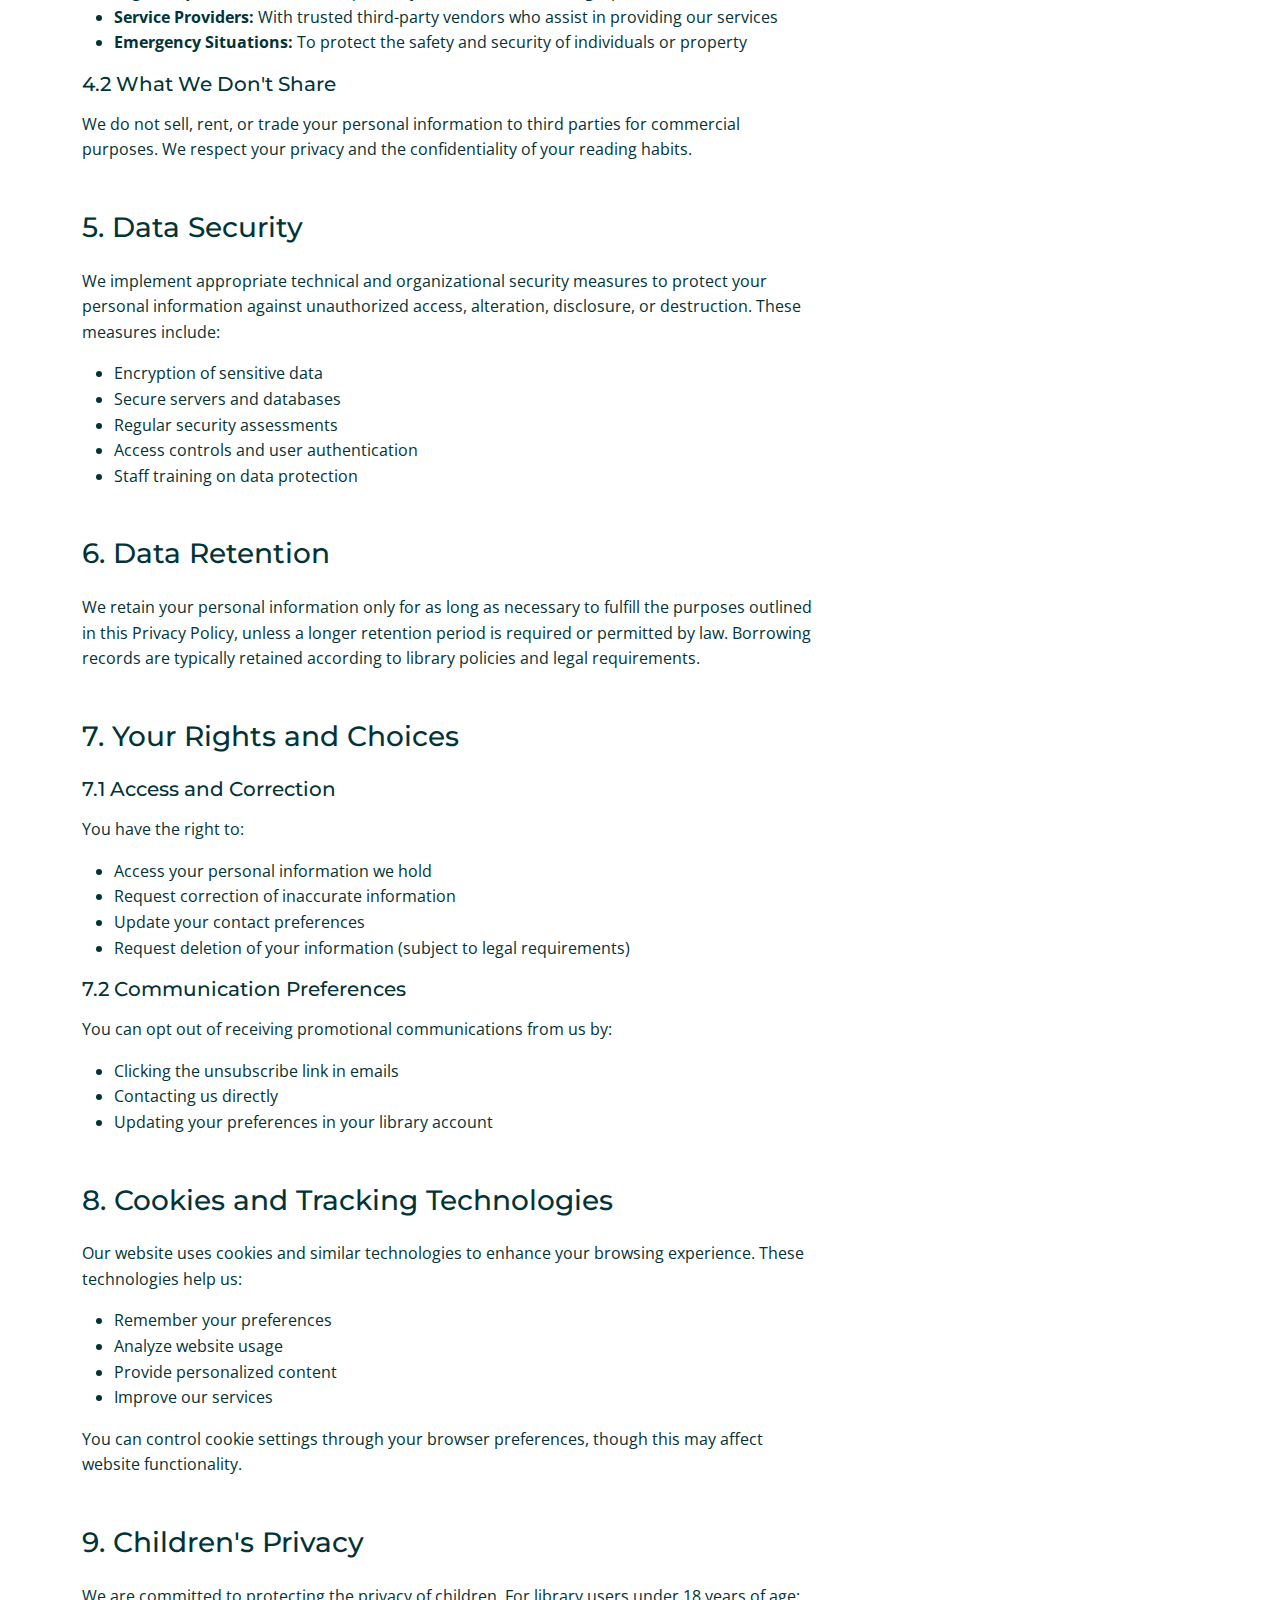
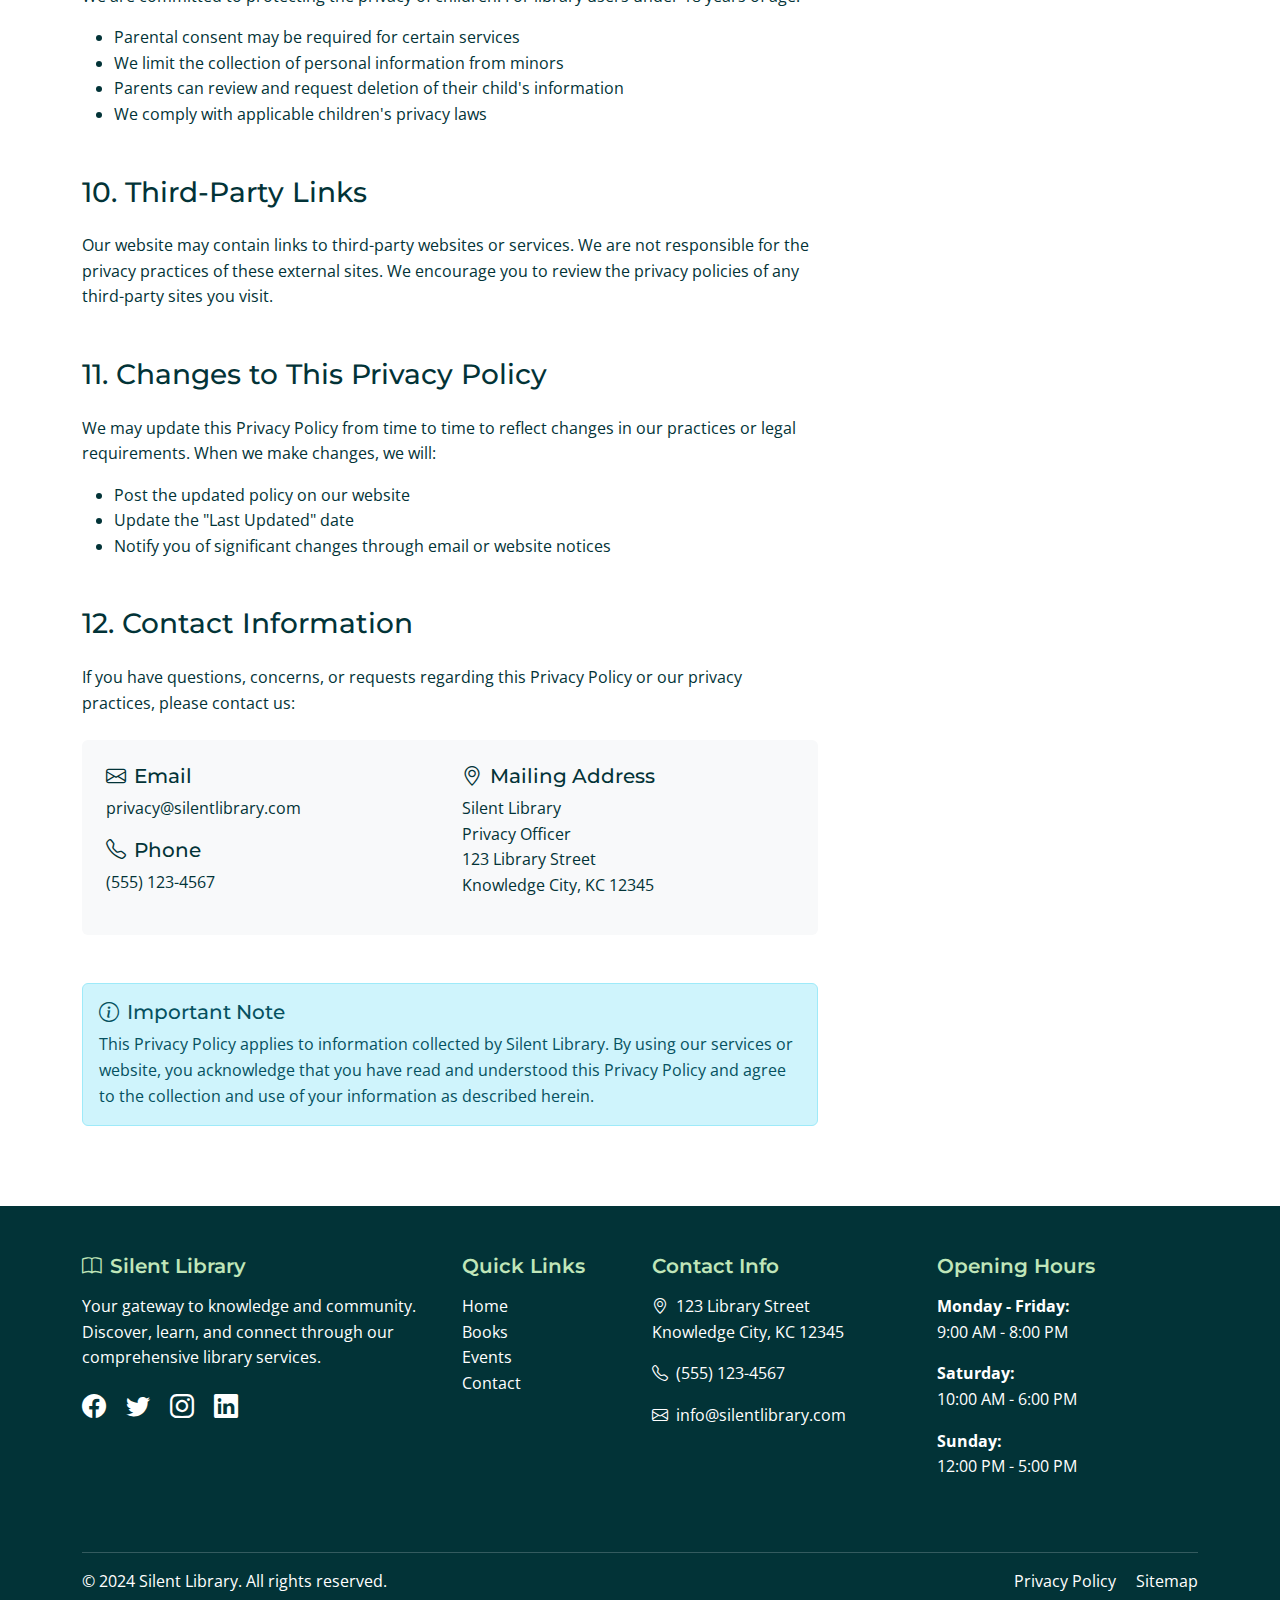
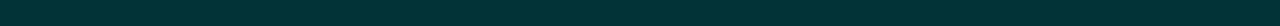
<file: privacy.html>
<!DOCTYPE html>
<html lang="en">
  <head>
    <meta charset="UTF-8" />
    <meta name="viewport" content="width=device-width, initial-scale=1.0" />
    <meta
      name="description"
      content="Privacy Policy for Silent Library. Learn how we protect and handle your personal information."
    />
    <meta
      name="keywords"
      content="privacy policy, Silent Library, data protection, personal information"
    />
    <title>Privacy Policy - Silent Library</title>

    <link
      href="https://cdn.jsdelivr.net/npm/bootstrap@5.3.0/dist/css/bootstrap.min.css"
      rel="stylesheet"
    />
    <link
      rel="stylesheet"
      href="https://cdn.jsdelivr.net/npm/bootstrap-icons@1.10.0/font/bootstrap-icons.css"
    />
    <link rel="stylesheet" href="css/style.css" />
  </head>
  <body>
    <nav class="navbar navbar-expand-lg navbar-dark fixed-top">
      <div class="container">
        <a class="navbar-brand" href="index.html">
          <i class="bi bi-book me-2"></i>Silent Library
        </a>

        <button
          class="navbar-toggler"
          type="button"
          data-bs-toggle="collapse"
          data-bs-target="#navbarNav"
          aria-controls="navbarNav"
          aria-expanded="false"
          aria-label="Toggle navigation"
        >
          <span class="navbar-toggler-icon"></span>
        </button>

        <div class="collapse navbar-collapse" id="navbarNav">
          <ul class="navbar-nav ms-auto">
            <li class="nav-item">
              <a class="nav-link" href="index.html">Home</a>
            </li>
            <li class="nav-item">
              <a class="nav-link" href="books.html">Books</a>
            </li>
            <li class="nav-item">
              <a class="nav-link" href="events.html">Events</a>
            </li>
            <li class="nav-item">
              <a class="nav-link" href="index.html#promotions"
                >Library Promotions</a
              >
            </li>
            <li class="nav-item">
              <a class="nav-link" href="contact.html">Contact Us</a>
            </li>
            <li class="nav-item">
              <a class="nav-link active" href="privacy.html">Privacy Policy</a>
            </li>
          </ul>
        </div>
      </div>
    </nav>

    <section
      class="hero-section"
      style="min-height: 30vh; padding: 6rem 0 2rem"
    >
      <div class="container">
        <div class="row justify-content-center text-center">
          <div class="col-lg-8">
            <h1 class="display-4 mb-3">Privacy Policy</h1>
            <p class="lead">
              How we protect and handle your personal information
            </p>
            <p class="text-white-50">Last updated: December 10, 2024</p>
          </div>
        </div>
      </div>
    </section>

    <section class="section">
      <div class="container">
        <div class="row">
          <div class="col-lg-8 mx-auto">
            <div class="privacy-content">
              <h2 class="h3 text-primary-custom mb-4" id="introduction">
                1. Introduction
              </h2>
              <p>
                Welcome to Silent Library. We are committed to protecting your
                privacy and ensuring the security of your personal information.
                This Privacy Policy explains how we collect, use, disclose, and
                safeguard your information when you visit our library, use our
                services, or interact with our website.
              </p>

              <h2
                class="h3 text-primary-custom mb-4 mt-5"
                id="information-collect"
              >
                2. Information We Collect
              </h2>

              <h3 class="h5 mb-3">2.1 Personal Information</h3>
              <p>We may collect the following types of personal information:</p>
              <ul>
                <li>
                  <strong>Contact Information:</strong> Name, address, phone
                  number, and email address
                </li>
                <li>
                  <strong>Identification:</strong> Library card number,
                  government-issued ID for verification
                </li>
                <li>
                  <strong>Borrowing Records:</strong> Books borrowed, due dates,
                  and return status
                </li>
                <li>
                  <strong>Event Participation:</strong> Registration for library
                  events and programs
                </li>
                <li>
                  <strong>Website Usage:</strong> IP address, browser
                  information, and pages visited
                </li>
              </ul>

              <h3 class="h5 mb-3">2.2 Automatically Collected Information</h3>
              <p>
                When you visit our website, we may automatically collect certain
                information about your device and usage patterns, including:
              </p>
              <ul>
                <li>Log files and usage data</li>
                <li>Cookies and similar tracking technologies</li>
                <li>Device information and browser type</li>
                <li>Pages visited and time spent on our website</li>
              </ul>

              <h2 class="h3 text-primary-custom mb-4 mt-5" id="how-we-use">
                3. How We Use Your Information
              </h2>
              <p>
                We use the information we collect for the following purposes:
              </p>
              <ul>
                <li>
                  <strong>Library Services:</strong> To provide library
                  services, including book lending and returns
                </li>
                <li>
                  <strong>Account Management:</strong> To create and maintain
                  your library account
                </li>
                <li>
                  <strong>Communication:</strong> To send notifications about
                  due dates, holds, and library news
                </li>
                <li>
                  <strong>Event Management:</strong> To register you for events
                  and send related communications
                </li>
                <li>
                  <strong>Website Improvement:</strong> To analyze usage
                  patterns and improve our online services
                </li>
                <li>
                  <strong>Legal Compliance:</strong> To comply with applicable
                  laws and regulations
                </li>
              </ul>

              <h2 class="h3 text-primary-custom mb-4 mt-5" id="sharing">
                4. Information Sharing and Disclosure
              </h2>

              <h3 class="h5 mb-3">4.1 When We Share Information</h3>
              <p>
                We may share your personal information in the following
                circumstances:
              </p>
              <ul>
                <li>
                  <strong>With Your Consent:</strong> When you explicitly
                  authorize us to share your information
                </li>
                <li>
                  <strong>Legal Requirements:</strong> When required by law,
                  court order, or legal process
                </li>
                <li>
                  <strong>Service Providers:</strong> With trusted third-party
                  vendors who assist in providing our services
                </li>
                <li>
                  <strong>Emergency Situations:</strong> To protect the safety
                  and security of individuals or property
                </li>
              </ul>

              <h3 class="h5 mb-3">4.2 What We Don't Share</h3>
              <p>
                We do not sell, rent, or trade your personal information to
                third parties for commercial purposes. We respect your privacy
                and the confidentiality of your reading habits.
              </p>

              <h2 class="h3 text-primary-custom mb-4 mt-5" id="security">
                5. Data Security
              </h2>
              <p>
                We implement appropriate technical and organizational security
                measures to protect your personal information against
                unauthorized access, alteration, disclosure, or destruction.
                These measures include:
              </p>
              <ul>
                <li>Encryption of sensitive data</li>
                <li>Secure servers and databases</li>
                <li>Regular security assessments</li>
                <li>Access controls and user authentication</li>
                <li>Staff training on data protection</li>
              </ul>

              <h2 class="h3 text-primary-custom mb-4 mt-5" id="retention">
                6. Data Retention
              </h2>
              <p>
                We retain your personal information only for as long as
                necessary to fulfill the purposes outlined in this Privacy
                Policy, unless a longer retention period is required or
                permitted by law. Borrowing records are typically retained
                according to library policies and legal requirements.
              </p>

              <h2 class="h3 text-primary-custom mb-4 mt-5" id="rights">
                7. Your Rights and Choices
              </h2>

              <h3 class="h5 mb-3">7.1 Access and Correction</h3>
              <p>You have the right to:</p>
              <ul>
                <li>Access your personal information we hold</li>
                <li>Request correction of inaccurate information</li>
                <li>Update your contact preferences</li>
                <li>
                  Request deletion of your information (subject to legal
                  requirements)
                </li>
              </ul>

              <h3 class="h5 mb-3">7.2 Communication Preferences</h3>
              <p>
                You can opt out of receiving promotional communications from us
                by:
              </p>
              <ul>
                <li>Clicking the unsubscribe link in emails</li>
                <li>Contacting us directly</li>
                <li>Updating your preferences in your library account</li>
              </ul>

              <h2 class="h3 text-primary-custom mb-4 mt-5" id="cookies">
                8. Cookies and Tracking Technologies
              </h2>
              <p>
                Our website uses cookies and similar technologies to enhance
                your browsing experience. These technologies help us:
              </p>
              <ul>
                <li>Remember your preferences</li>
                <li>Analyze website usage</li>
                <li>Provide personalized content</li>
                <li>Improve our services</li>
              </ul>
              <p>
                You can control cookie settings through your browser
                preferences, though this may affect website functionality.
              </p>

              <h2 class="h3 text-primary-custom mb-4 mt-5" id="children">
                9. Children's Privacy
              </h2>
              <p>
                We are committed to protecting the privacy of children. For
                library users under 18 years of age:
              </p>
              <ul>
                <li>Parental consent may be required for certain services</li>
                <li>
                  We limit the collection of personal information from minors
                </li>
                <li>
                  Parents can review and request deletion of their child's
                  information
                </li>
                <li>We comply with applicable children's privacy laws</li>
              </ul>

              <h2 class="h3 text-primary-custom mb-4 mt-5" id="third-party">
                10. Third-Party Links
              </h2>
              <p>
                Our website may contain links to third-party websites or
                services. We are not responsible for the privacy practices of
                these external sites. We encourage you to review the privacy
                policies of any third-party sites you visit.
              </p>

              <h2 class="h3 text-primary-custom mb-4 mt-5" id="changes">
                11. Changes to This Privacy Policy
              </h2>
              <p>
                We may update this Privacy Policy from time to time to reflect
                changes in our practices or legal requirements. When we make
                changes, we will:
              </p>
              <ul>
                <li>Post the updated policy on our website</li>
                <li>Update the "Last Updated" date</li>
                <li>
                  Notify you of significant changes through email or website
                  notices
                </li>
              </ul>

              <h2 class="h3 text-primary-custom mb-4 mt-5" id="contact">
                12. Contact Information
              </h2>
              <p>
                If you have questions, concerns, or requests regarding this
                Privacy Policy or our privacy practices, please contact us:
              </p>

              <div class="contact-info bg-light p-4 rounded mt-4">
                <div class="row">
                  <div class="col-md-6">
                    <h5>
                      <i class="bi bi-envelope text-primary-custom me-2"></i
                      >Email
                    </h5>
                    <p class="mb-3">privacy@silentlibrary.com</p>

                    <h5>
                      <i class="bi bi-telephone text-primary-custom me-2"></i
                      >Phone
                    </h5>
                    <p class="mb-3">(555) 123-4567</p>
                  </div>
                  <div class="col-md-6">
                    <h5>
                      <i class="bi bi-geo-alt text-primary-custom me-2"></i
                      >Mailing Address
                    </h5>
                    <p class="mb-0">
                      Silent Library<br />
                      Privacy Officer<br />
                      123 Library Street<br />
                      Knowledge City, KC 12345
                    </p>
                  </div>
                </div>
              </div>

              <div class="alert alert-info mt-5">
                <h5><i class="bi bi-info-circle me-2"></i>Important Note</h5>
                <p class="mb-0">
                  This Privacy Policy applies to information collected by Silent
                  Library. By using our services or website, you acknowledge
                  that you have read and understood this Privacy Policy and
                  agree to the collection and use of your information as
                  described herein.
                </p>
              </div>
            </div>
          </div>

          <div class="col-lg-3 offset-lg-1">
            <div class="sticky-top" style="top: 100px">
              <div class="card">
                <div class="card-body">
                  <h5 class="card-title">Table of Contents</h5>
                  <nav class="nav flex-column">
                    <a class="nav-link" href="#introduction">1. Introduction</a>
                    <a class="nav-link" href="#information-collect"
                      >2. Information We Collect</a
                    >
                    <a class="nav-link" href="#how-we-use"
                      >3. How We Use Information</a
                    >
                    <a class="nav-link" href="#sharing"
                      >4. Information Sharing</a
                    >
                    <a class="nav-link" href="#security">5. Data Security</a>
                    <a class="nav-link" href="#retention">6. Data Retention</a>
                    <a class="nav-link" href="#rights">7. Your Rights</a>
                    <a class="nav-link" href="#cookies">8. Cookies</a>
                    <a class="nav-link" href="#children"
                      >9. Children's Privacy</a
                    >
                    <a class="nav-link" href="#third-party"
                      >10. Third-Party Links</a
                    >
                    <a class="nav-link" href="#changes">11. Policy Changes</a>
                    <a class="nav-link" href="#contact"
                      >12. Contact Information</a
                    >
                  </nav>
                </div>
              </div>
            </div>
          </div>
        </div>
      </div>
    </section>

    <footer class="footer">
      <div class="container">
        <div class="row">
          <div class="col-lg-4 col-md-6 mb-4">
            <h5><i class="bi bi-book me-2"></i>Silent Library</h5>
            <p>
              Your gateway to knowledge and community. Discover, learn, and
              connect through our comprehensive library services.
            </p>
            <div class="social-links mt-3">
              <a href="#" class="me-3" aria-label="Facebook"
                ><i class="bi bi-facebook" style="font-size: 1.5rem"></i
              ></a>
              <a href="#" class="me-3" aria-label="Twitter"
                ><i class="bi bi-twitter" style="font-size: 1.5rem"></i
              ></a>
              <a href="#" class="me-3" aria-label="Instagram"
                ><i class="bi bi-instagram" style="font-size: 1.5rem"></i
              ></a>
              <a href="#" aria-label="LinkedIn"
                ><i class="bi bi-linkedin" style="font-size: 1.5rem"></i
              ></a>
            </div>
          </div>

          <div class="col-lg-2 col-md-6 mb-4">
            <h5>Quick Links</h5>
            <ul class="list-unstyled">
              <li><a href="index.html">Home</a></li>
              <li><a href="books.html">Books</a></li>
              <li><a href="events.html">Events</a></li>
              <li><a href="contact.html">Contact</a></li>
            </ul>
          </div>

          <div class="col-lg-3 col-md-6 mb-4">
            <h5>Contact Info</h5>
            <p>
              <i class="bi bi-geo-alt me-2"></i>123 Library Street<br />Knowledge
              City, KC 12345
            </p>
            <p><i class="bi bi-telephone me-2"></i>(555) 123-4567</p>
            <p><i class="bi bi-envelope me-2"></i>info@silentlibrary.com</p>
          </div>

          <div class="col-lg-3 col-md-6 mb-4">
            <h5>Opening Hours</h5>
            <p><strong>Monday - Friday:</strong><br />9:00 AM - 8:00 PM</p>
            <p><strong>Saturday:</strong><br />10:00 AM - 6:00 PM</p>
            <p><strong>Sunday:</strong><br />12:00 PM - 5:00 PM</p>
          </div>
        </div>

        <div class="footer-bottom">
          <div class="row">
            <div class="col-md-6">
              <p>&copy; 2024 Silent Library. All rights reserved.</p>
            </div>
            <div class="col-md-6 text-md-end">
              <a href="privacy.html" class="me-3">Privacy Policy</a>
              <a href="sitemap.html">Sitemap</a>
            </div>
          </div>
        </div>
      </div>
    </footer>

    <script src="https://code.jquery.com/jquery-3.6.0.min.js"></script>
    <script src="https://cdn.jsdelivr.net/npm/bootstrap@5.3.0/dist/js/bootstrap.bundle.min.js"></script>
    <script src="js/script.js"></script>
  </body>
</html>
</file>
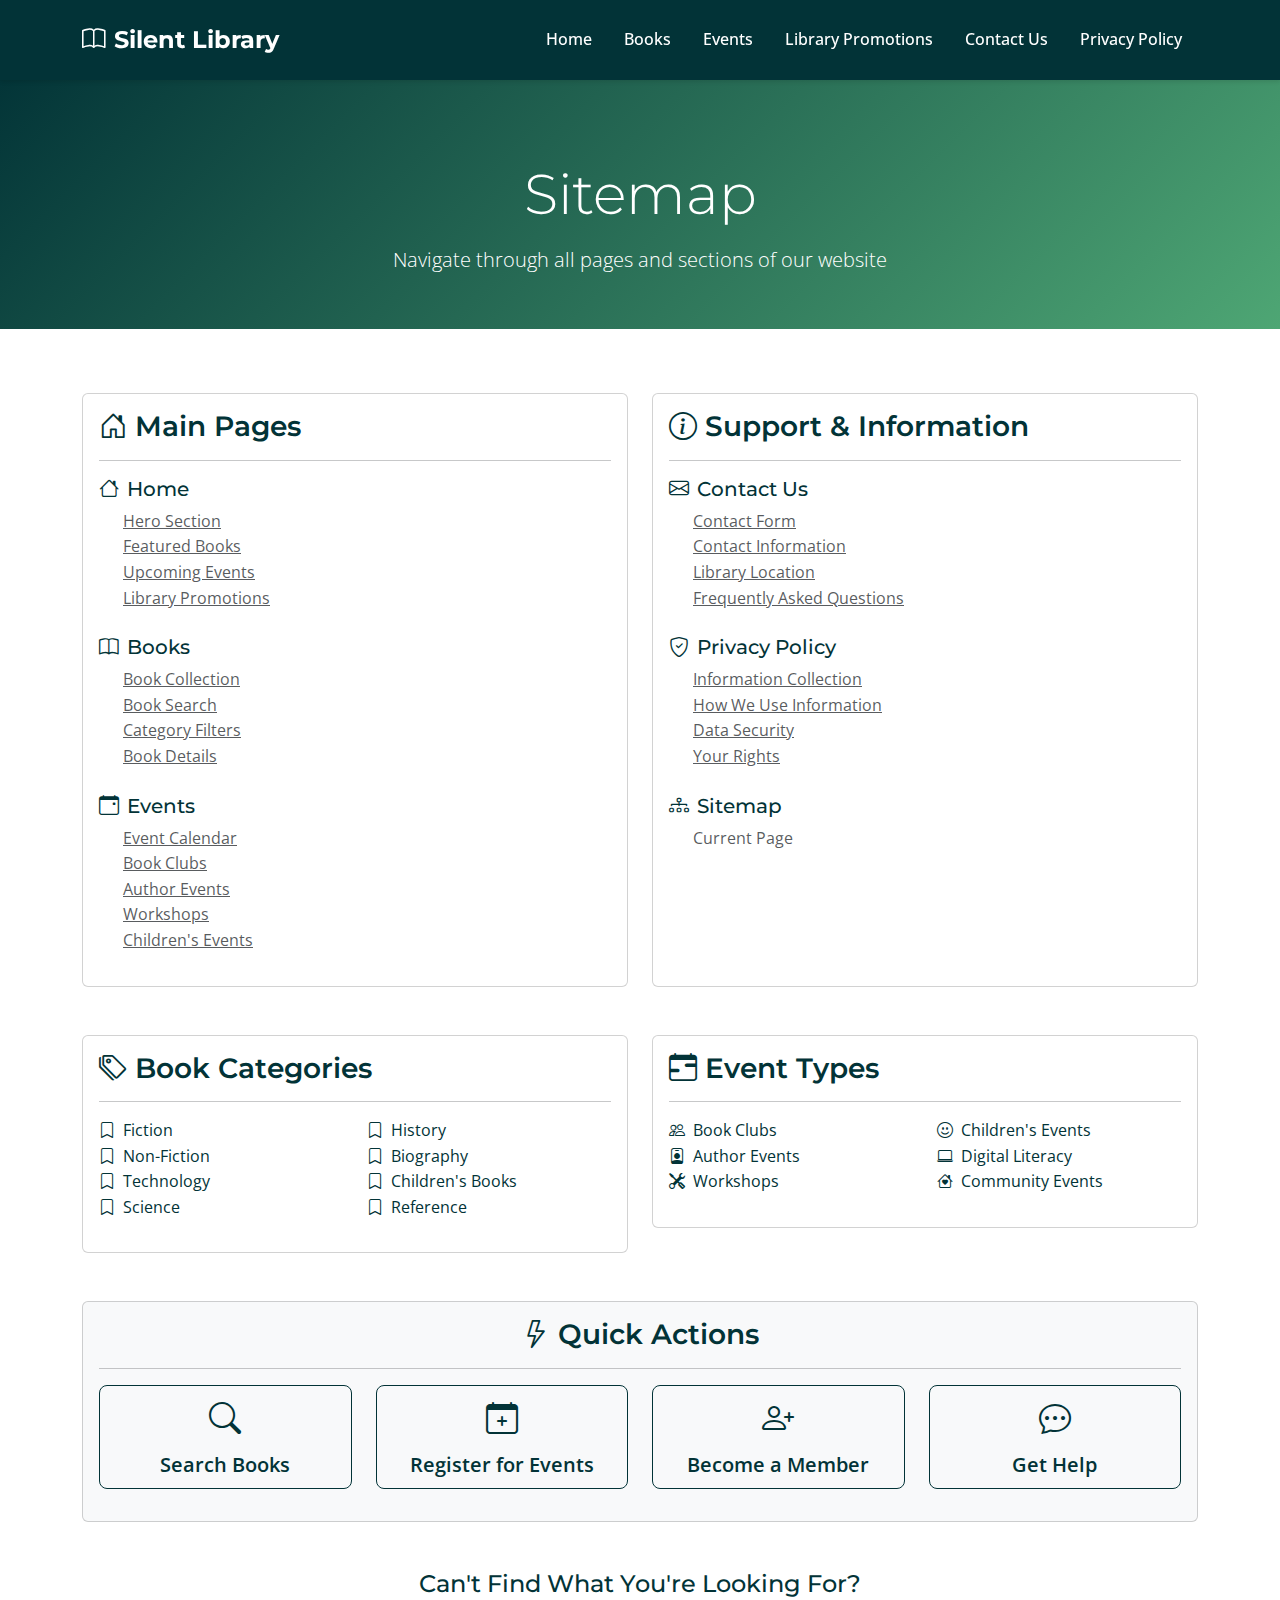
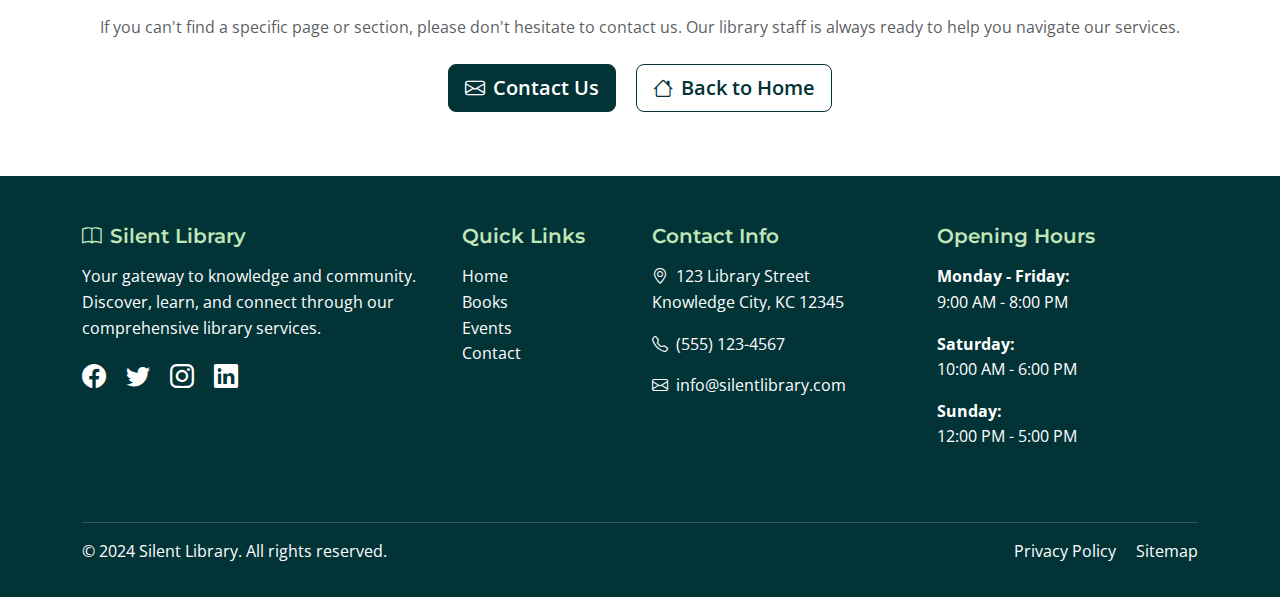
<file: sitemap.html>
<!DOCTYPE html>
<html lang="en">
  <head>
    <meta charset="UTF-8" />
    <meta name="viewport" content="width=device-width, initial-scale=1.0" />
    <meta
      name="description"
      content="Sitemap for Silent Library website. Find all pages and navigate easily through our site structure."
    />
    <meta
      name="keywords"
      content="sitemap, Silent Li              <div class="card-body">
                <h3 class="card-title text-primary-custom">
                  <i class="bi bi-calendar-event me-2"></i>Event Types
                </h3>y, website navigation, site structure"
    />
    <title>Sitemap - Silent Library</title>

    <link
      href="https://cdn.jsdelivr.net/npm/bootstrap@5.3.0/dist/css/bootstrap.min.css"
      rel="stylesheet"
    />
    <link
      rel="stylesheet"
      href="https://cdn.jsdelivr.net/npm/bootstrap-icons@1.10.0/font/bootstrap-icons.css"
    />
    <link rel="stylesheet" href="css/style.css" />
  </head>
  <body>
    <nav class="navbar navbar-expand-lg navbar-dark fixed-top">
      <div class="container">
        <a class="navbar-brand" href="index.html">
          <i class="bi bi-book me-2"></i>Silent Library
        </a>

        <button
          class="navbar-toggler"
          type="button"
          data-bs-toggle="collapse"
          data-bs-target="#navbarNav"
          aria-controls="navbarNav"
          aria-expanded="false"
          aria-label="Toggle navigation"
        >
          <span class="navbar-toggler-icon"></span>
        </button>

        <div class="collapse navbar-collapse" id="navbarNav">
          <ul class="navbar-nav ms-auto">
            <li class="nav-item">
              <a class="nav-link" href="index.html">Home</a>
            </li>
            <li class="nav-item">
              <a class="nav-link" href="books.html">Books</a>
            </li>
            <li class="nav-item">
              <a class="nav-link" href="events.html">Events</a>
            </li>
            <li class="nav-item">
              <a class="nav-link" href="index.html#promotions"
                >Library Promotions</a
              >
            </li>
            <li class="nav-item">
              <a class="nav-link" href="contact.html">Contact Us</a>
            </li>
            <li class="nav-item">
              <a class="nav-link" href="privacy.html">Privacy Policy</a>
            </li>
          </ul>
        </div>
      </div>
    </nav>

    <section
      class="hero-section"
      style="min-height: 30vh; padding: 6rem 0 2rem"
    >
      <div class="container">
        <div class="row justify-content-center text-center">
          <div class="col-lg-8">
            <h1 class="display-4 mb-3">Sitemap</h1>
            <p class="lead">
              Navigate through all pages and sections of our website
            </p>
          </div>
        </div>
      </div>
    </section>

    <section class="section">
      <div class="container">
        <div class="row">
          <div class="col-lg-6 mb-5">
            <div class="card h-100">
              <div class="card-body">
                <h3 class="card-title text-primary-custom">
                  <i class="bi bi-house-door me-2"></i>Main Pages
                </h3>
                <hr />

                <div class="sitemap-section">
                  <h5>
                    <a href="index.html" class="text-decoration-none text-primary-custom">
                      <i class="bi bi-house me-2"></i>Home
                    </a>
                  </h5>
                  <ul class="list-unstyled ms-4">
                    <li>
                      <a href="index.html#hero" class="text-muted"
                        >Hero Section</a
                      >
                    </li>
                    <li>
                      <a href="index.html#featured-books" class="text-muted"
                        >Featured Books</a
                      >
                    </li>
                    <li>
                      <a href="index.html#upcoming-events" class="text-muted"
                        >Upcoming Events</a
                      >
                    </li>
                    <li>
                      <a href="index.html#promotions" class="text-muted"
                        >Library Promotions</a
                      >
                    </li>
                  </ul>
                </div>

                <div class="sitemap-section mt-4">
                  <h5>
                    <a href="books.html" class="text-decoration-none text-primary-custom">
                      <i class="bi bi-book me-2"></i>Books
                    </a>
                  </h5>
                  <ul class="list-unstyled ms-4">
                    <li>
                      <a href="books.html" class="text-muted"
                        >Book Collection</a
                      >
                    </li>
                    <li>
                      <a href="books.html#search" class="text-muted"
                        >Book Search</a
                      >
                    </li>
                    <li>
                      <a href="books.html#filter" class="text-muted"
                        >Category Filters</a
                      >
                    </li>
                    <li>
                      <a href="book-detail.html" class="text-muted"
                        >Book Details</a
                      >
                    </li>
                  </ul>
                </div>

                <div class="sitemap-section mt-4">
                  <h5>
                    <a href="events.html" class="text-decoration-none text-primary-custom">
                      <i class="bi bi-calendar-event me-2"></i>Events
                    </a>
                  </h5>
                  <ul class="list-unstyled ms-4">
                    <li>
                      <a href="events.html" class="text-muted"
                        >Event Calendar</a
                      >
                    </li>
                    <li>
                      <a href="events.html#book-club" class="text-muted"
                        >Book Clubs</a
                      >
                    </li>
                    <li>
                      <a href="events.html#author-events" class="text-muted"
                        >Author Events</a
                      >
                    </li>
                    <li>
                      <a href="events.html#workshops" class="text-muted"
                        >Workshops</a
                      >
                    </li>
                    <li>
                      <a href="events.html#children" class="text-muted"
                        >Children's Events</a
                      >
                    </li>
                  </ul>
                </div>
              </div>
            </div>
          </div>

          <div class="col-lg-6 mb-5">
            <div class="card h-100">
              <div class="card-body">
                <h3 class="card-title text-primary-custom">
                  <i class="bi bi-info-circle me-2"></i>Support & Information
                </h3>
                <hr />

                <div class="sitemap-section">
                  <h5>
                    <a href="contact.html" class="text-decoration-none text-primary-custom">
                      <i class="bi bi-envelope me-2"></i>Contact Us
                    </a>
                  </h5>
                  <ul class="list-unstyled ms-4">
                    <li>
                      <a href="contact.html#contact-form" class="text-muted"
                        >Contact Form</a
                      >
                    </li>
                    <li>
                      <a href="contact.html#contact-info" class="text-muted"
                        >Contact Information</a
                      >
                    </li>
                    <li>
                      <a href="contact.html#map" class="text-muted"
                        >Library Location</a
                      >
                    </li>
                    <li>
                      <a href="contact.html#faq" class="text-muted"
                        >Frequently Asked Questions</a
                      >
                    </li>
                  </ul>
                </div>

                <div class="sitemap-section mt-4">
                  <h5>
                    <a href="privacy.html" class="text-decoration-none text-primary-custom">
                      <i class="bi bi-shield-check me-2"></i>Privacy Policy
                    </a>
                  </h5>
                  <ul class="list-unstyled ms-4">
                    <li>
                      <a
                        href="privacy.html#information-collect"
                        class="text-muted"
                        >Information Collection</a
                      >
                    </li>
                    <li>
                      <a href="privacy.html#how-we-use" class="text-muted"
                        >How We Use Information</a
                      >
                    </li>
                    <li>
                      <a href="privacy.html#data-security" class="text-muted"
                        >Data Security</a
                      >
                    </li>
                    <li>
                      <a href="privacy.html#your-rights" class="text-muted"
                        >Your Rights</a
                      >
                    </li>
                  </ul>
                </div>

                <div class="sitemap-section mt-4">
                  <h5>
                    <a href="sitemap.html" class="text-decoration-none text-primary-custom">
                      <i class="bi bi-diagram-3 me-2"></i>Sitemap
                    </a>
                  </h5>
                  <ul class="list-unstyled ms-4">
                    <li><span class="text-muted">Current Page</span></li>
                  </ul>
                </div>
              </div>
            </div>
          </div>
        </div>

        <div class="row">
          <div class="col-lg-6 mb-5">
            <div class="card">
              <div class="card-body">
                <h3 class="card-title text-primary-custom">
                  <i class="bi bi-tags me-2"></i>Book Categories
                </h3>
                <hr />

                <div class="row">
                  <div class="col-md-6">
                    <ul class="list-unstyled">
                      <li>
                        <a
                          href="books.html?category=fiction"
                          class="text-decoration-none text-primary-custom"
                        >
                          <i class="bi bi-bookmark me-2"></i>Fiction
                        </a>
                      </li>
                      <li>
                        <a
                          href="books.html?category=non-fiction"
                          class="text-decoration-none text-primary-custom"
                        >
                          <i class="bi bi-bookmark me-2"></i>Non-Fiction
                        </a>
                      </li>
                      <li>
                        <a
                          href="books.html?category=technology"
                          class="text-decoration-none text-primary-custom"
                        >
                          <i class="bi bi-bookmark me-2"></i>Technology
                        </a>
                      </li>
                      <li>
                        <a
                          href="books.html?category=science"
                          class="text-decoration-none text-primary-custom"
                        >
                          <i class="bi bi-bookmark me-2"></i>Science
                        </a>
                      </li>
                    </ul>
                  </div>
                  <div class="col-md-6">
                    <ul class="list-unstyled">
                      <li>
                        <a
                          href="books.html?category=history"
                          class="text-decoration-none text-primary-custom"
                        >
                          <i class="bi bi-bookmark me-2"></i>History
                        </a>
                      </li>
                      <li>
                        <a
                          href="books.html?category=biography"
                          class="text-decoration-none text-primary-custom"
                        >
                          <i class="bi bi-bookmark me-2"></i>Biography
                        </a>
                      </li>
                      <li>
                        <a
                          href="books.html?category=children"
                          class="text-decoration-none text-primary-custom"
                        >
                          <i class="bi bi-bookmark me-2"></i>Children's Books
                        </a>
                      </li>
                      <li>
                        <a
                          href="books.html?category=reference"
                          class="text-decoration-none text-primary-custom"
                        >
                          <i class="bi bi-bookmark me-2"></i>Reference
                        </a>
                      </li>
                    </ul>
                  </div>
                </div>
              </div>
            </div>
          </div>

          <div class="col-lg-6 mb-5">
            <div class="card">
              <div class="card-body">
                <h3 class="card-title text-primary-custom">
                  <i class="bi bi-calendar-range me-2"></i>Event Types
                </h3>
                <hr />

                <div class="row">
                  <div class="col-md-6">
                    <ul class="list-unstyled">
                      <li>
                        <a
                          href="events.html?category=book-club"
                          class="text-decoration-none text-primary-custom"
                        >
                          <i class="bi bi-people me-2"></i>Book Clubs
                        </a>
                      </li>
                      <li>
                        <a
                          href="events.html?category=author-event"
                          class="text-decoration-none text-primary-custom"
                        >
                          <i class="bi bi-person-badge me-2"></i>Author Events
                        </a>
                      </li>
                      <li>
                        <a
                          href="events.html?category=workshop"
                          class="text-decoration-none text-primary-custom"
                        >
                          <i class="bi bi-tools me-2"></i>Workshops
                        </a>
                      </li>
                    </ul>
                  </div>
                  <div class="col-md-6">
                    <ul class="list-unstyled">
                      <li>
                        <a
                          href="events.html?category=children"
                          class="text-decoration-none text-primary-custom"
                        >
                          <i class="bi bi-emoji-smile me-2"></i>Children's
                          Events
                        </a>
                      </li>
                      <li>
                        <a
                          href="events.html?category=digital"
                          class="text-decoration-none text-primary-custom"
                        >
                          <i class="bi bi-laptop me-2"></i>Digital Literacy
                        </a>
                      </li>
                      <li>
                        <a
                          href="events.html?category=community"
                          class="text-decoration-none text-primary-custom"
                        >
                          <i class="bi bi-house-heart me-2"></i>Community Events
                        </a>
                      </li>
                    </ul>
                  </div>
                </div>
              </div>
            </div>
          </div>
        </div>

        <div class="row">
          <div class="col-12">
            <div class="card bg-light">
              <div class="card-body text-center">
                <h3 class="card-title text-primary-custom">
                  <i class="bi bi-lightning me-2"></i>Quick Actions
                </h3>
                <hr />

                <div class="row">
                  <div class="col-md-3 mb-3">
                    <a
                      href="books.html"
                      class="btn btn-outline-primary btn-lg w-100"
                    >
                      <i
                        class="bi bi-search d-block mb-2"
                        style="font-size: 2rem"
                      ></i>
                      Search Books
                    </a>
                  </div>
                  <div class="col-md-3 mb-3">
                    <a
                      href="events.html"
                      class="btn btn-outline-primary btn-lg w-100"
                    >
                      <i
                        class="bi bi-calendar-plus d-block mb-2"
                        style="font-size: 2rem"
                      ></i>
                      Register for Events
                    </a>
                  </div>
                  <div class="col-md-3 mb-3">
                    <a
                      href="contact.html"
                      class="btn btn-outline-primary btn-lg w-100"
                    >
                      <i
                        class="bi bi-person-plus d-block mb-2"
                        style="font-size: 2rem"
                      ></i>
                      Become a Member
                    </a>
                  </div>
                  <div class="col-md-3 mb-3">
                    <a
                      href="contact.html"
                      class="btn btn-outline-primary btn-lg w-100"
                    >
                      <i
                        class="bi bi-chat-dots d-block mb-2"
                        style="font-size: 2rem"
                      ></i>
                      Get Help
                    </a>
                  </div>
                </div>
              </div>
            </div>
          </div>
        </div>

        <div class="row mt-5">
          <div class="col-12">
            <div class="text-center">
              <h4 class="text-primary-custom mb-3">
                Can't Find What You're Looking For?
              </h4>
              <p class="text-muted mb-4">
                If you can't find a specific page or section, please don't
                hesitate to contact us. Our library staff is always ready to
                help you navigate our services.
              </p>
              <a href="contact.html" class="btn btn-primary btn-lg me-3">
                <i class="bi bi-envelope me-2"></i>Contact Us
              </a>
              <a href="index.html" class="btn btn-outline-primary btn-lg">
                <i class="bi bi-house me-2"></i>Back to Home
              </a>
            </div>
          </div>
        </div>
      </div>
    </section>

    <footer class="footer">
      <div class="container">
        <div class="row">
          <div class="col-lg-4 col-md-6 mb-4">
            <h5><i class="bi bi-book me-2"></i>Silent Library</h5>
            <p>
              Your gateway to knowledge and community. Discover, learn, and
              connect through our comprehensive library services.
            </p>
            <div class="social-links mt-3">
              <a href="#" class="me-3" aria-label="Facebook"
                ><i class="bi bi-facebook" style="font-size: 1.5rem"></i
              ></a>
              <a href="#" class="me-3" aria-label="Twitter"
                ><i class="bi bi-twitter" style="font-size: 1.5rem"></i
              ></a>
              <a href="#" class="me-3" aria-label="Instagram"
                ><i class="bi bi-instagram" style="font-size: 1.5rem"></i
              ></a>
              <a href="#" aria-label="LinkedIn"
                ><i class="bi bi-linkedin" style="font-size: 1.5rem"></i
              ></a>
            </div>
          </div>

          <div class="col-lg-2 col-md-6 mb-4">
            <h5>Quick Links</h5>
            <ul class="list-unstyled">
              <li><a href="index.html">Home</a></li>
              <li><a href="books.html">Books</a></li>
              <li><a href="events.html">Events</a></li>
              <li><a href="contact.html">Contact</a></li>
            </ul>
          </div>

          <div class="col-lg-3 col-md-6 mb-4">
            <h5>Contact Info</h5>
            <p>
              <i class="bi bi-geo-alt me-2"></i>123 Library Street<br />Knowledge
              City, KC 12345
            </p>
            <p><i class="bi bi-telephone me-2"></i>(555) 123-4567</p>
            <p><i class="bi bi-envelope me-2"></i>info@silentlibrary.com</p>
          </div>

          <div class="col-lg-3 col-md-6 mb-4">
            <h5>Opening Hours</h5>
            <p><strong>Monday - Friday:</strong><br />9:00 AM - 8:00 PM</p>
            <p><strong>Saturday:</strong><br />10:00 AM - 6:00 PM</p>
            <p><strong>Sunday:</strong><br />12:00 PM - 5:00 PM</p>
          </div>
        </div>

        <div class="footer-bottom">
          <div class="row">
            <div class="col-md-6">
              <p>&copy; 2024 Silent Library. All rights reserved.</p>
            </div>
            <div class="col-md-6 text-md-end">
              <a href="privacy.html" class="me-3">Privacy Policy</a>
              <a href="sitemap.html">Sitemap</a>
            </div>
          </div>
        </div>
      </div>
    </footer>

    <script src="https://code.jquery.com/jquery-3.6.0.min.js"></script>
    <script src="https://cdn.jsdelivr.net/npm/bootstrap@5.3.0/dist/js/bootstrap.bundle.min.js"></script>
    <script src="js/script.js"></script>
  </body>
</html>
</file>
<file: css/style.css>
@import url('https://fonts.googleapis.com/css2?family=Open+Sans:wght@300;400;500;600;700&family=Montserrat:wght@400;500;600;700;800&display=swap');

:root {
  --primary-color: #023337;
  --secondary-color: #4ea674;
  --accent-color: #c0e6b9;
  --background-light: #e9f8e7;
  --text-primary: #023337;
  --text-secondary: #4ea674;
  --white: #ffffff;
  --success: #4ea674;
  --danger: #023337;
  --border-color: #c0e6b9;
}

* {
  margin: 0;
  padding: 0;
  box-sizing: border-box;
}

body {
  font-family: 'Open Sans', Arial, sans-serif;
  line-height: 1.6;
  color: var(--text-primary);
  background-color: var(--white);
}

html {
  scroll-behavior: smooth;
}

section {
  scroll-margin-top: 100px;
}

.navbar {
  background-color: var(--primary-color) !important;
  box-shadow: 0 2px 4px rgba(0, 0, 0, 0.1);
  padding: 1rem 0;
}

.navbar-brand {
  font-weight: 700;
  font-size: 1.5rem;
  color: var(--white) !important;
  font-family: 'Montserrat', Arial, sans-serif;
}

.navbar-nav .nav-link {
  color: var(--white) !important;
  font-weight: 500;
  margin: 0 0.5rem;
  transition: color 0.3s ease;
  font-family: 'Open Sans', Arial, sans-serif;
}

.navbar-nav .nav-link:hover,
.navbar-nav .nav-link.active {
  color: var(--accent-color) !important;
}

.navbar-toggler {
  border-color: var(--white);
}

.navbar-toggler-icon {
  background-image: url("data:image/svg+xml,%3csvg xmlns='http://www.w3.org/2000/svg' viewBox='0 0 30 30'%3e%3cpath stroke='rgba%28255, 255, 255, 0.85%29' stroke-linecap='round' stroke-miterlimit='10' stroke-width='2' d='M4 7h22M4 15h22M4 23h22'/%3e%3c/svg%3e");
}

.hero-section {
  background: linear-gradient(135deg, var(--primary-color), var(--secondary-color));
  color: var(--white);
  padding: 4rem 0;
  min-height: 70vh;
  display: flex;
  align-items: center;
}

.hero-content h1 {
  font-size: 3.5rem;
  font-weight: 700;
  margin-bottom: 1.5rem;
  font-family: 'Montserrat', Arial, sans-serif;
}

.hero-content p {
  font-size: 1.25rem;
  margin-bottom: 2rem;
  opacity: 0.9;
  font-family: 'Open Sans', Arial, sans-serif;
}

.hero-content .btn {
  font-size: 1.1rem;
  padding: 0.75rem 2rem;
  margin: 0.5rem;
  font-family: 'Open Sans', Arial, sans-serif;
}

.carousel-item img {
  height: 400px;
  object-fit: cover;
  filter: brightness(0.7);
}

.carousel-caption {
  background: rgba(2, 51, 55, 0.8);
  border-radius: 0.5rem;
  padding: 1.5rem;
  font-family: 'Open Sans', Arial, sans-serif;
}

.section {
  padding: 4rem 0;
}

.section-title {
  font-size: 2.5rem;
  font-weight: 700;
  text-align: center;
  margin-bottom: 3rem;
  color: var(--primary-color);
  font-family: 'Montserrat', Arial, sans-serif;
}

.section-subtitle {
  font-size: 1.1rem;
  text-align: center;
  color: var(--text-secondary);
  margin-bottom: 3rem;
  font-family: 'Open Sans', Arial, sans-serif;
}

.book-card,
.event-card {
  transition: transform 0.3s ease, box-shadow 0.3s ease;
  border: none;
  box-shadow: 0 2px 10px rgba(0, 0, 0, 0.1);
}

.book-card:hover,
.event-card:hover {
  transform: translateY(-5px);
  box-shadow: 0 5px 25px rgba(0, 0, 0, 0.15);
}

.book-card .card-img-top {
  height: 300px;
  object-fit: cover;
}

.card-title {
  color: var(--primary-color);
  font-weight: 600;
  font-family: 'Montserrat', Arial, sans-serif;
}

.card-text {
  color: var(--text-secondary);
  font-family: 'Open Sans', Arial, sans-serif;
}

.btn-primary {
  background-color: var(--primary-color);
  border-color: var(--primary-color);
  font-weight: 500;
  transition: all 0.3s ease;
  font-family: 'Open Sans', Arial, sans-serif;
}

.btn-primary:hover {
  background-color: var(--secondary-color);
  border-color: var(--secondary-color);
  transform: translateY(-2px);
}

.btn-outline-primary {
  color: var(--primary-color);
  border-color: var(--primary-color);
  font-family: 'Open Sans', Arial, sans-serif;
}

.btn-outline-primary:hover {
  background-color: var(--primary-color);
  border-color: var(--primary-color);
}

.btn-accent {
  background-color: var(--accent-color);
  border-color: var(--accent-color);
  color: var(--primary-color);
  font-weight: 600;
  font-family: 'Open Sans', Arial, sans-serif;
}

.btn-accent:hover {
  background-color: var(--secondary-color);
  border-color: var(--secondary-color);
  color: var(--white);
}

.search-section {
  background-color: var(--background-light);
  padding: 2rem 0;
}

.search-bar {
  max-width: 600px;
  margin: 0 auto;
}

.search-bar .form-control {
  border-radius: 50px 0 0 50px;
  border-right: none;
  padding: 0.75rem 1.5rem;
  font-family: 'Open Sans', Arial, sans-serif;
}

.search-bar .btn {
  border-radius: 0 50px 50px 0;
  padding: 0.75rem 1.5rem;
  font-family: 'Open Sans', Arial, sans-serif;
}

.filter-section {
  margin: 2rem 0;
}

.filter-btn {
  margin: 0.25rem;
  border-radius: 25px;
  font-family: 'Open Sans', Arial, sans-serif;
}

.breadcrumb {
  background-color: var(--background-light);
  padding: 1rem 0;
  font-family: 'Open Sans', Arial, sans-serif;
}

.breadcrumb-item a {
  color: var(--primary-color);
  text-decoration: none;
}

.breadcrumb-item.active {
  color: var(--text-secondary);
}

.book-detail-section {
  padding: 3rem 0;
}

.book-cover {
  max-width: 100%;
  height: auto;
  border-radius: 0.5rem;
  box-shadow: 0 10px 30px rgba(0, 0, 0, 0.2);
}

.book-meta {
  background-color: var(--background-light);
  padding: 1.5rem;
  border-radius: 0.5rem;
  margin: 1.5rem 0;
}

.book-meta .meta-item {
  margin-bottom: 0.5rem;
}

.book-meta .meta-label {
  font-weight: 600;
  color: var(--primary-color);
  font-family: 'Montserrat', Arial, sans-serif;
}

.contact-section {
  background-color: var(--background-light);
  padding: 4rem 0;
}

.contact-form {
  background-color: var(--white);
  padding: 2rem;
  border-radius: 0.5rem;
  box-shadow: 0 5px 15px rgba(0, 0, 0, 0.1);
}

.form-control:focus {
  border-color: var(--primary-color);
  box-shadow: 0 0 0 0.2rem rgba(2, 51, 55, 0.25);
}

.footer {
  background-color: var(--primary-color);
  color: var(--white);
  padding: 3rem 0 1rem;
  margin-top: auto;
  font-family: 'Open Sans', Arial, sans-serif;
}

.footer h5 {
  color: var(--accent-color);
  margin-bottom: 1rem;
  font-weight: 600;
  font-family: 'Montserrat', Arial, sans-serif;
}

.footer a {
  color: var(--white);
  text-decoration: none;
  transition: color 0.3s ease;
}

.footer a:hover {
  color: var(--accent-color);
}

.footer-bottom {
  border-top: 1px solid rgba(255, 255, 255, 0.2);
  padding-top: 1rem;
  margin-top: 2rem;
  text-align: left;
}

.pagination .page-link {
  color: #6c757d !important;
  background-color: #f8f9fa !important;
  border: 1px solid #dee2e6 !important;
  font-family: 'Open Sans', Arial, sans-serif;
}

.pagination .page-item.active .page-link {
  background-color: var(--primary-color) !important;
  color: var(--white) !important;
  border-color: var(--primary-color) !important;
}

.pagination .page-link:hover {
  color: #495057 !important;
  background-color: #e9ecef !important;
  border-color: #dee2e6 !important;
}

.event-date {
  background-color: var(--accent-color);
  color: #023337;
  padding: 0.5rem;
  border-radius: 0.25rem;
  font-weight: 600;
  text-align: center;
  margin-bottom: 1rem;
}

.promotion-banner {
  background: linear-gradient(45deg, var(--secondary-color), var(--primary-color));
  color: var(--white);
  padding: 3rem 0;
  text-align: center;
  margin: 2rem 0;
  border-radius: 0.5rem;
}

.promotion-banner h3 {
  font-size: 2rem;
  margin-bottom: 1rem;
  font-family: 'Montserrat', Arial, sans-serif;
  font-weight: 700;
}

.card .nav-link {
  color: var(--text-secondary) !important;
  padding: 0.5rem 0;
  border: none;
  font-size: 0.9rem;
  transition: color 0.3s ease;
  font-family: 'Open Sans', Arial, sans-serif;
}

.card .nav-link:hover {
  color: var(--primary-color) !important;
  background-color: transparent;
}

.card .nav-link:focus {
  color: var(--primary-color) !important;
  outline: 2px solid var(--accent-color);
  outline-offset: 2px;
}

h1,
.display-1 {
  font-family: 'Montserrat', Arial, sans-serif;
  font-weight: 700;
}

h2,
h3,
.section-title {
  font-family: 'Montserrat', Arial, sans-serif;
  font-weight: 600;
}

h4,
h5,
h6 {
  font-family: 'Montserrat', Arial, sans-serif;
  font-weight: 500;
}

p,
.paragraph,
li,
td {
  font-family: 'Open Sans', Arial, sans-serif;
  font-weight: 400;
}

.navbar-brand {
  font-family: 'Montserrat', Arial, sans-serif;
  font-weight: 700;
}

.navbar-nav .nav-link {
  font-family: 'Open Sans', Arial, sans-serif;
  font-weight: 500;
}

.btn,
button {
  font-family: 'Open Sans', Arial, sans-serif;
  font-weight: 600;
}

.card-title {
  font-family: 'Montserrat', Arial, sans-serif;
  font-weight: 600;
}

.card-text {
  font-family: 'Open Sans', Arial, sans-serif;
  font-weight: 400;
}

.carousel-caption,
.figure-caption,
.text-muted {
  font-family: 'Open Sans', Arial, sans-serif;
  font-weight: 400;
}

.form-control,
.form-label,
.form-text {
  font-family: 'Open Sans', Arial, sans-serif;
}

.footer {
  font-family: 'Open Sans', Arial, sans-serif;
}

.footer h5 {
  font-family: 'Montserrat', Arial, sans-serif;
  font-weight: 600;
}

.breadcrumb {
  font-family: 'Open Sans', Arial, sans-serif;
}

.pagination {
  font-family: 'Open Sans', Arial, sans-serif;
}

.promotion-banner h3 {
  font-family: 'Montserrat', Arial, sans-serif;
  font-weight: 700;
}

@media (max-width: 768px) {
  .hero-content h1 {
    font-size: 2.5rem;
  }

  .section-title {
    font-size: 2rem;
  }

  .hero-section {
    padding: 2rem 0;
    min-height: 50vh;
  }

  .book-detail-section .row {
    flex-direction: column;
  }

  .navbar-nav {
    text-align: center;
  }
}

@media (max-width: 576px) {
  .hero-content h1 {
    font-size: 2rem;
  }

  .section {
    padding: 2rem 0;
  }

  .contact-form,
  .book-meta {
    margin: 1rem;
  }
}

.sr-only {
  position: absolute;
  width: 1px;
  height: 1px;
  padding: 0;
  margin: -1px;
  overflow: hidden;
  clip: rect(0, 0, 0, 0);
  white-space: nowrap;
  border: 0;
}

.btn:focus,
.form-control:focus,
.nav-link:focus {
  outline: 2px solid var(--accent-color);
  outline-offset: 2px;
}

.loading {
  opacity: 0.7;
  pointer-events: none;
}

.text-primary-custom {
  color: var(--primary-color) !important;
}

.bg-primary-custom {
  background-color: var(--primary-color) !important;
}

.border-primary-custom {
  border-color: var(--primary-color) !important;
}
</file>
